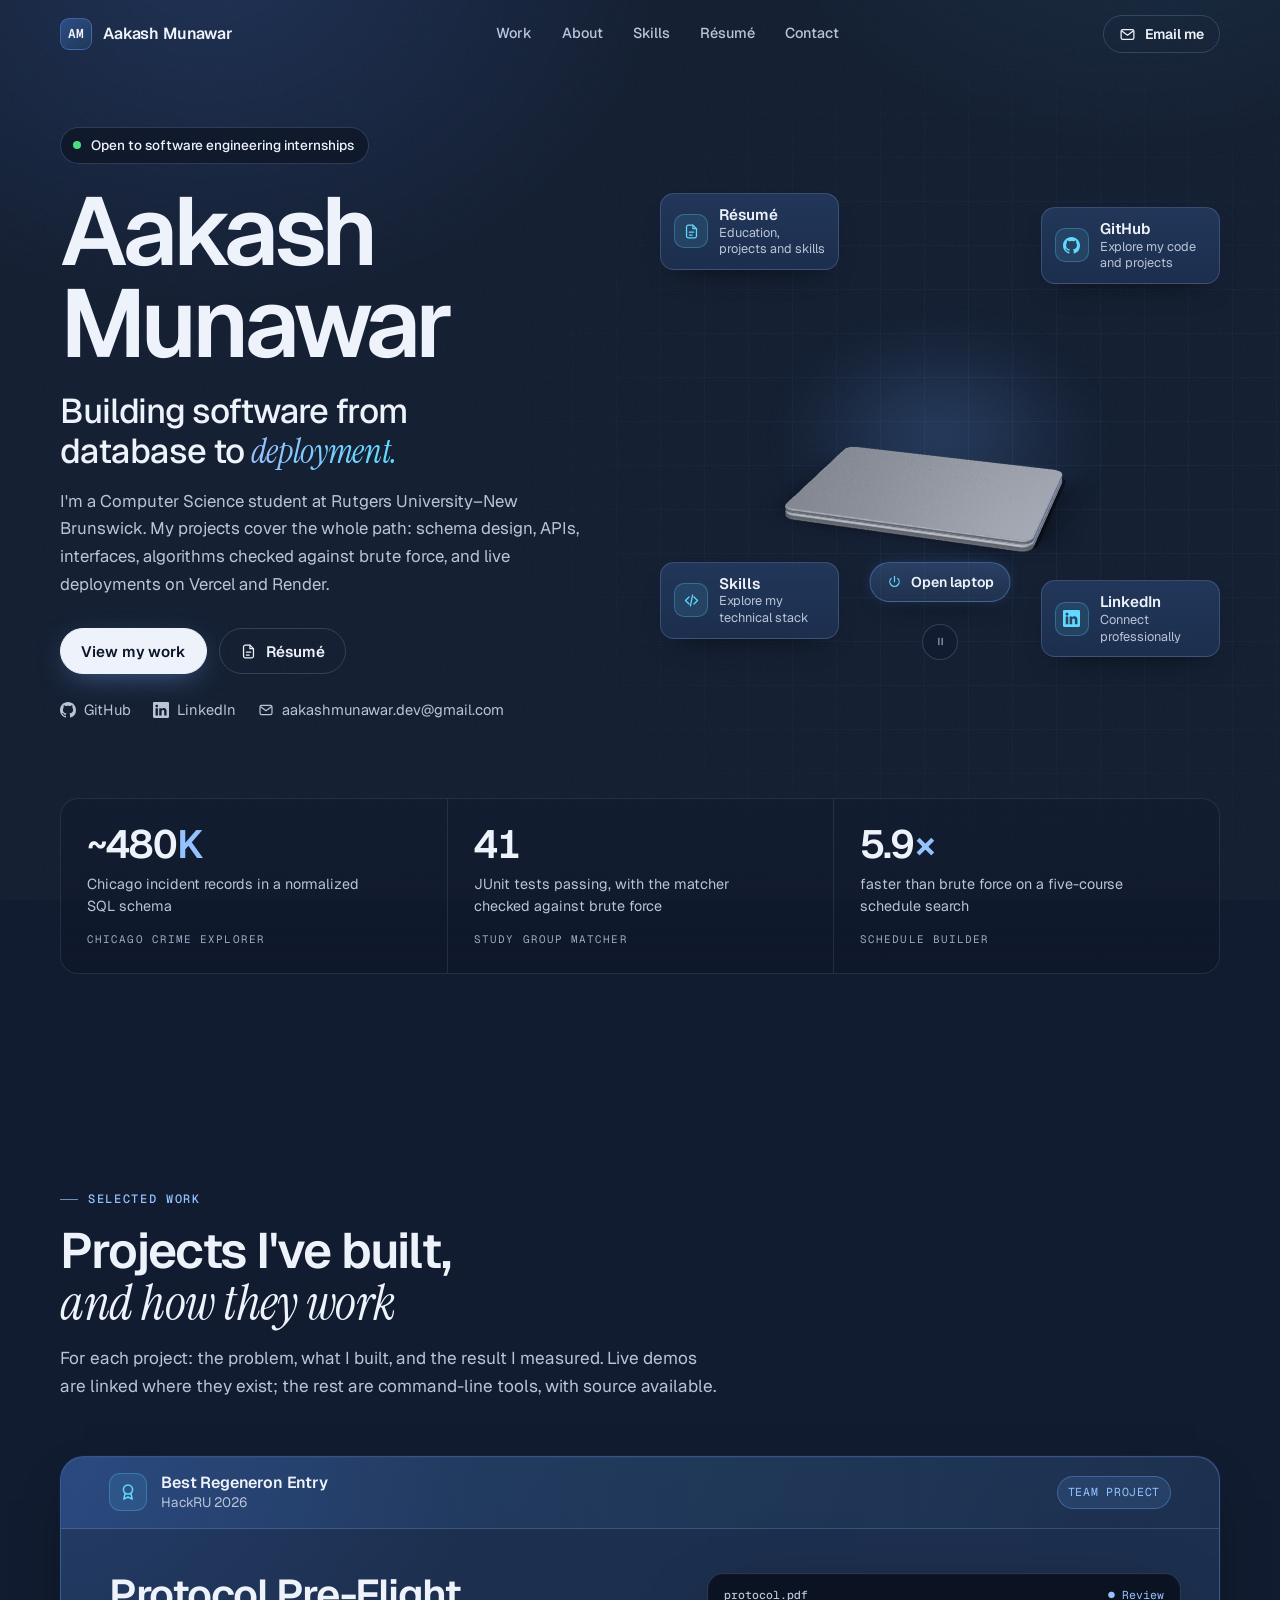
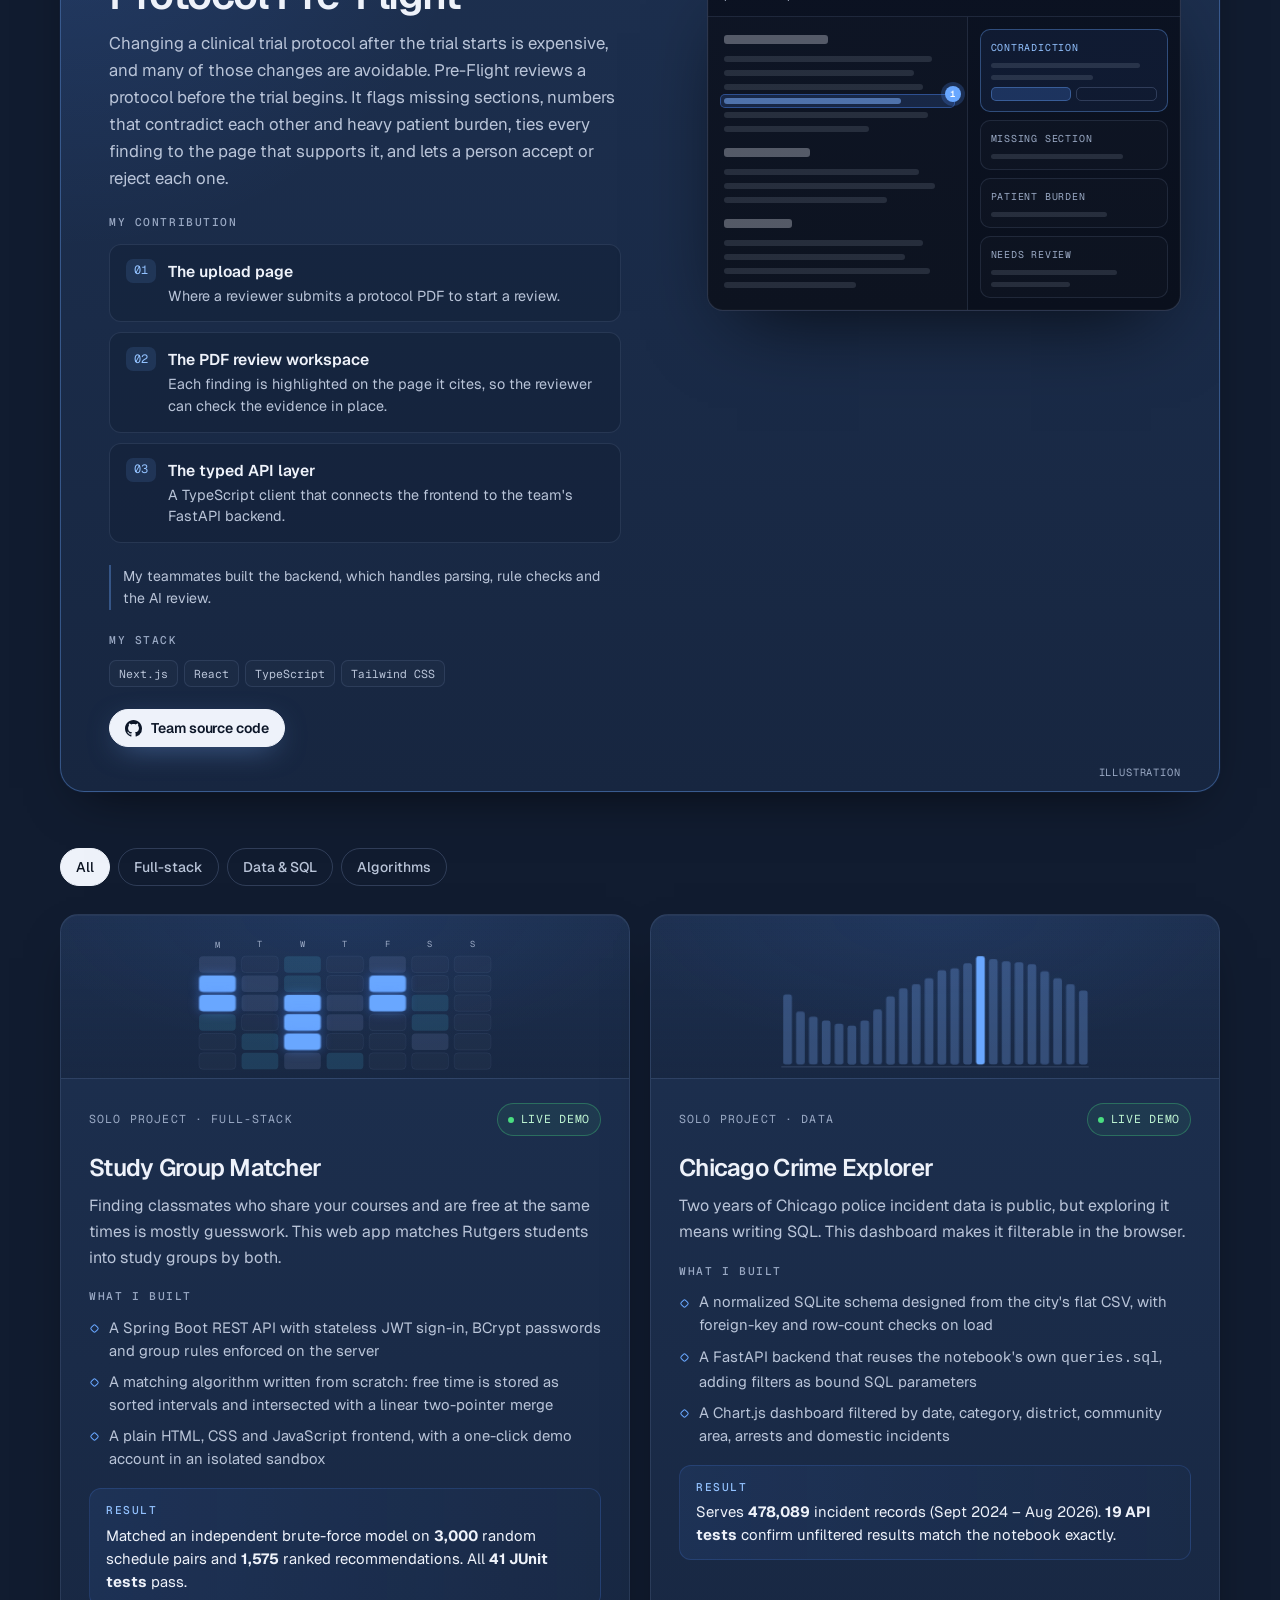
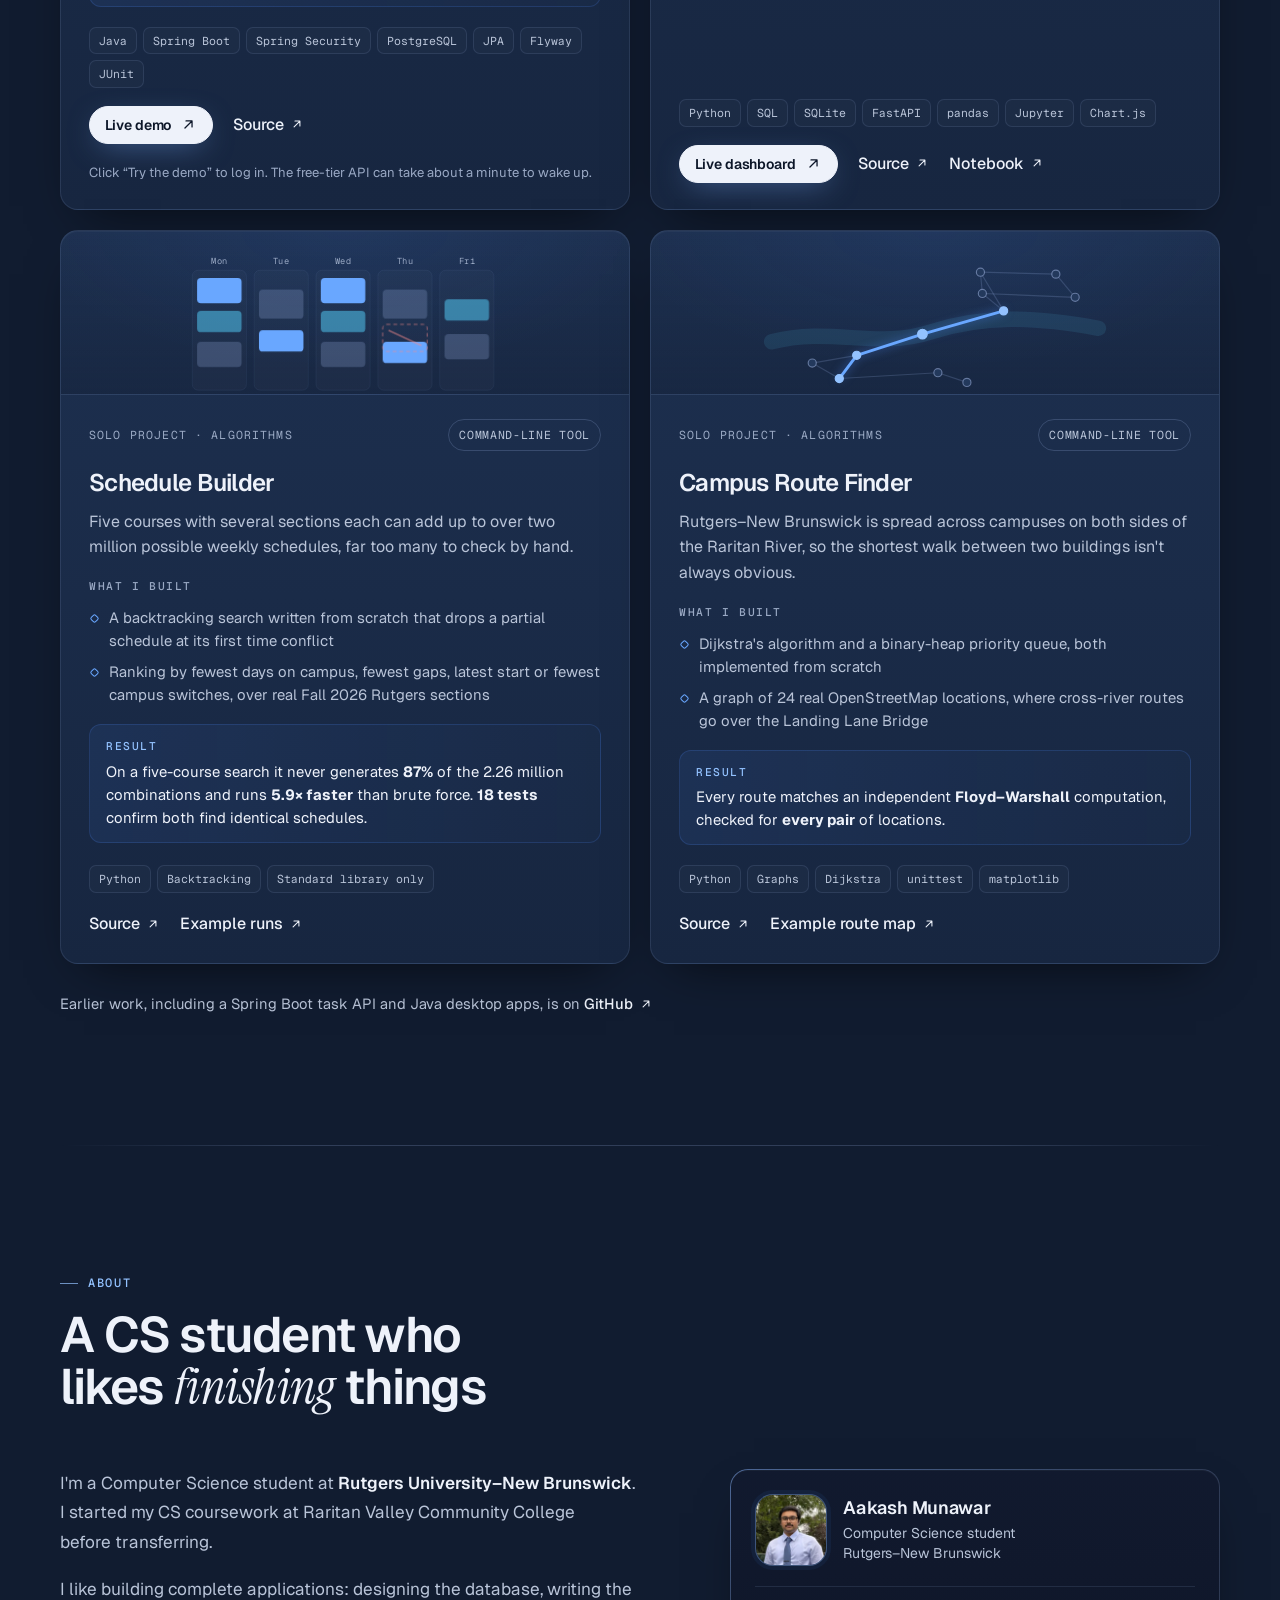
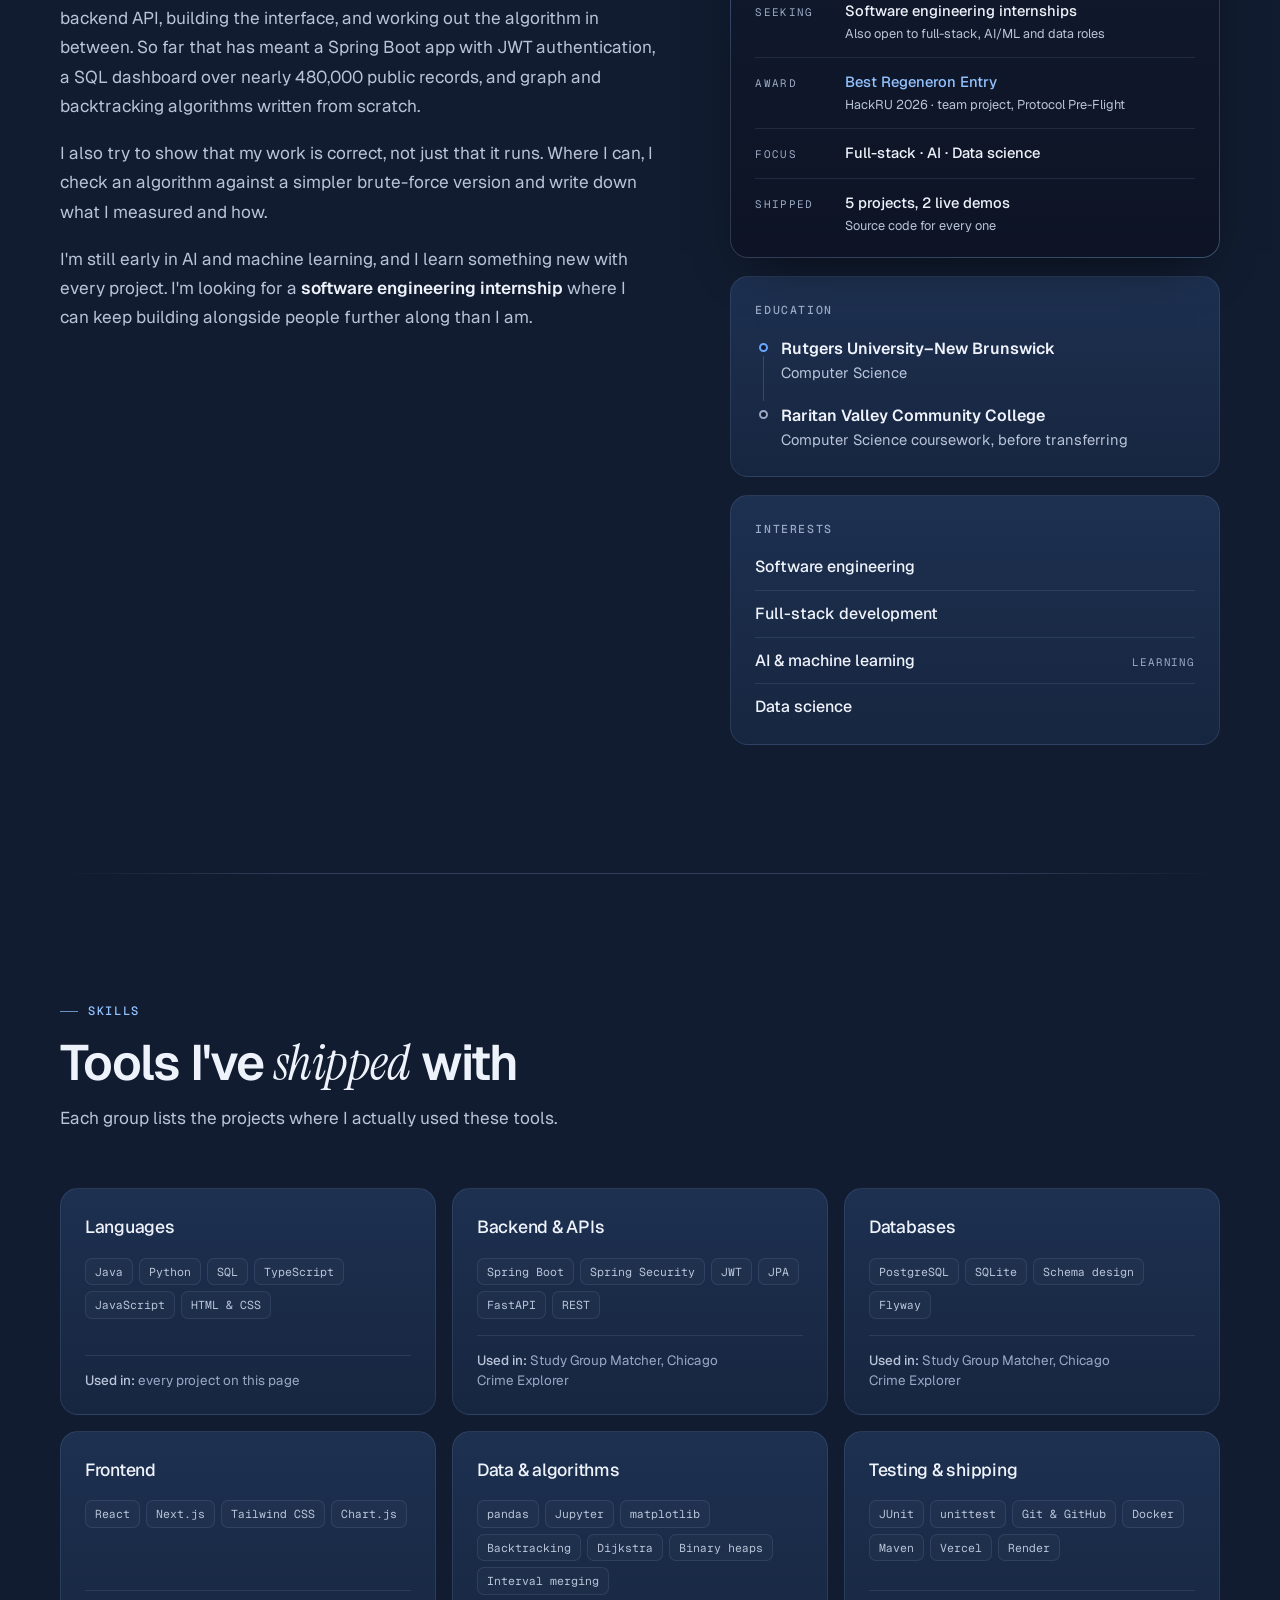
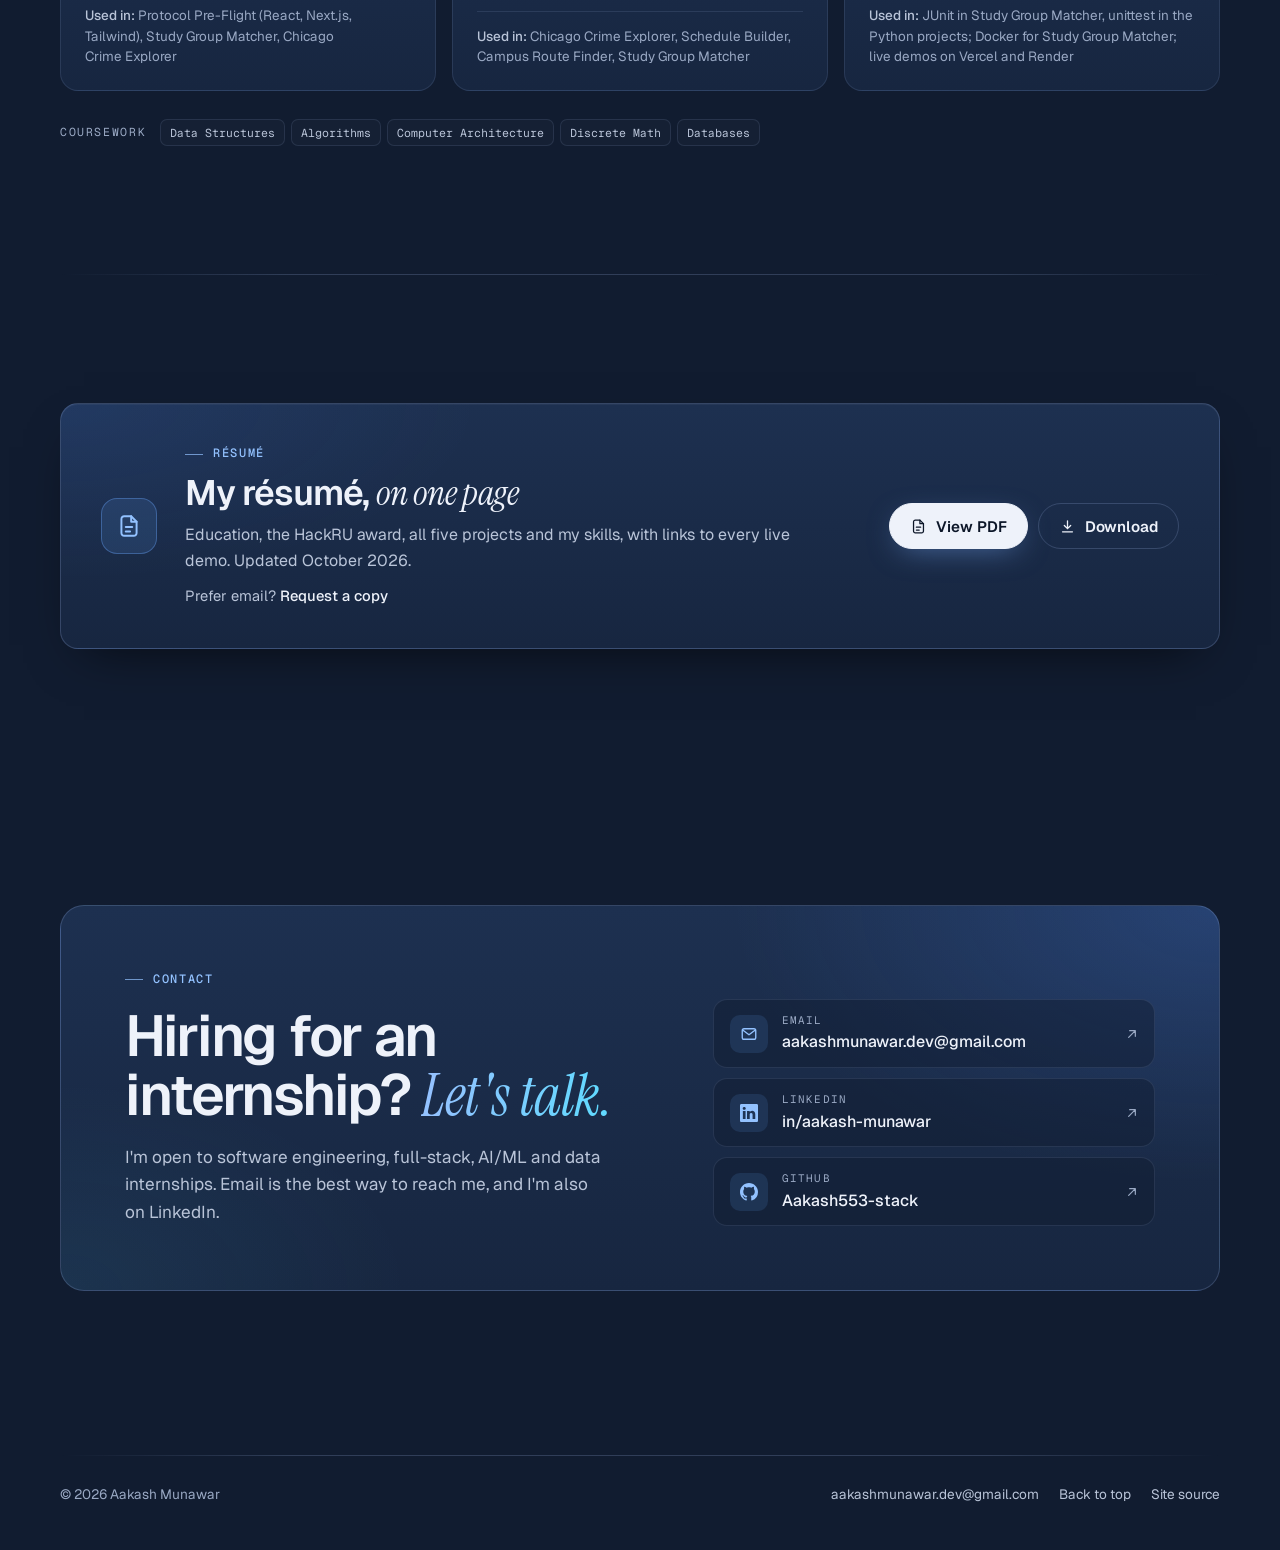
<file: index.html>
<!doctype html>
<html lang="en">
<head>
<meta charset="utf-8">
<meta name="viewport" content="width=device-width, initial-scale=1">
<title>Aakash Munawar · Software Engineering Portfolio</title>
<meta name="description" content="Aakash Munawar is a Computer Science student at Rutgers University–New Brunswick, open to software engineering internships. Full-stack projects in Java, Python, SQL and TypeScript, with live demos and source code.">
<link rel="canonical" href="https://aakashmunawar.com/">
<meta name="theme-color" content="#111c30">
<meta name="color-scheme" content="dark">
<meta property="og:type" content="profile">
<meta property="og:url" content="https://aakashmunawar.com/">
<meta property="og:title" content="Aakash Munawar · Software Engineering Portfolio">
<meta property="og:description" content="Computer Science at Rutgers University–New Brunswick. Open to software engineering internships. HackRU 2026 Best Regeneron Entry (team).">
<meta property="profile:first_name" content="Aakash">
<meta property="profile:last_name" content="Munawar">
<meta name="twitter:card" content="summary">
<link rel="icon" href="data:image/svg+xml,%3Csvg xmlns='http://www.w3.org/2000/svg' viewBox='0 0 64 64'%3E%3Crect width='64' height='64' rx='14' fill='%23070b14'/%3E%3Crect x='1.5' y='1.5' width='61' height='61' rx='12.5' fill='none' stroke='%234f8cff' stroke-opacity='.55' stroke-width='3'/%3E%3Ctext x='32' y='42' font-family='Helvetica,Arial,sans-serif' font-size='26' font-weight='700' text-anchor='middle' fill='%23e8edf7'%3EAM%3C/text%3E%3C/svg%3E">
<link rel="preconnect" href="https://fonts.googleapis.com">
<link rel="preconnect" href="https://fonts.gstatic.com" crossorigin>
<!-- Fonts load without blocking first paint; system fonts show until they arrive. -->
<link rel="preload" as="style" href="https://fonts.googleapis.com/css2?family=Geist:wght@400..700&amp;family=Geist+Mono:wght@400;500&amp;family=Instrument+Serif:ital@1&amp;display=swap" onload="this.onload=null;this.rel='stylesheet'">
<noscript><link rel="stylesheet" href="https://fonts.googleapis.com/css2?family=Geist:wght@400..700&amp;family=Geist+Mono:wght@400;500&amp;family=Instrument+Serif:ital@1&amp;display=swap"></noscript>
<script type="application/ld+json">
{
  "@context": "https://schema.org",
  "@type": "Person",
  "name": "Aakash Munawar",
  "url": "https://aakashmunawar.com/",
  "email": "mailto:aakashmunawar.dev@gmail.com",
  "affiliation": { "@type": "CollegeOrUniversity", "name": "Rutgers University–New Brunswick" },
  "knowsAbout": ["Software engineering", "Full-stack development", "Artificial intelligence", "Data science"],
  "sameAs": [
    "https://github.com/Aakash553-stack",
    "https://www.linkedin.com/in/aakash-munawar-760019268"
  ]
}
</script>
<style>
  /* ---------- Tokens ---------- */
  /* Arial sized to Geist's measured metrics, so text barely moves when the web font arrives. */
  @font-face{font-family:"Geist Fallback";src:local("Arial"),local("Helvetica Neue"),local("Helvetica");size-adjust:102.4%;ascent-override:98.6%;descent-override:28.3%;line-gap-override:0%;}
  :root{
    color-scheme:dark;
    /* Navy, lifted slightly from near-black (every text colour stays at least 4.7:1). */
    --bg:#111c30;
    --bg-raise:#14223a;
    --surface:#172640;
    --surface-2:#1d3050;
    --surface-3:#23395c;
    --line:rgba(160,184,232,.13);
    --line-2:rgba(160,184,232,.22);
    --text:#eef2fa;
    --text-2:#b9c4d8;
    --text-3:#9aa9c4;
    --accent:#69a7ff;
    --accent-2:#93c2ff;
    --accent-3:#62d9ff;
    --accent-soft:rgba(105,167,255,.13);
    --accent-line:rgba(105,167,255,.36);
    --live:#4ade80;
    --sans:"Geist", "Geist Fallback", ui-sans-serif, system-ui, -apple-system, "Segoe UI", Roboto, sans-serif;
    --mono:"Geist Mono", ui-monospace, "SF Mono", Menlo, monospace;
    --serif:"Instrument Serif", ui-serif, Georgia, serif;
    --radius:18px;
    --radius-sm:12px;
    --gutter:clamp(16px, 4vw, 40px);
    --max:1160px;
    --ease:cubic-bezier(.22,.61,.36,1);
    --shadow:0 1px 0 rgba(255,255,255,.04) inset, 0 20px 50px -24px rgba(0,0,0,.7);
  }

  /* ---------- Base ---------- */
  *,*::before,*::after{box-sizing:border-box;}
  html{-webkit-text-size-adjust:100%;text-size-adjust:100%;scroll-behavior:smooth;scroll-padding-top:84px;}
  body{
    margin:0;
    background:var(--bg);
    color:var(--text-2);
    font-family:var(--sans);
    font-size:1rem;
    line-height:1.6;
    font-feature-settings:"ss01","cv11";
    -webkit-font-smoothing:antialiased;
    -moz-osx-font-smoothing:grayscale;
    overflow-x:hidden;
  }
  img,svg{display:block;max-width:100%;}
  a{color:inherit;}
  a,button{touch-action:manipulation;}
  html{-webkit-tap-highlight-color:rgba(79,140,255,.18);}
  h1,h2,h3,h4{margin:0;color:var(--text);font-weight:600;letter-spacing:-.02em;text-wrap:balance;}
  p{margin:0;text-wrap:pretty;}
  ul{margin:0;padding:0;}
  ::selection{background:rgba(79,140,255,.38);color:#fff;}
  :focus-visible{outline:2px solid var(--accent-2);outline-offset:3px;border-radius:6px;}
  .sr-only{position:absolute;width:1px;height:1px;padding:0;margin:-1px;overflow:hidden;clip:rect(0,0,0,0);white-space:nowrap;border:0;}
  .skip{
    position:absolute;left:12px;top:-60px;z-index:100;
    padding:10px 16px;border-radius:10px;
    background:var(--text);color:var(--bg);font-weight:600;text-decoration:none;
    transition:top .2s var(--ease);
  }
  .skip:focus{top:12px;}
  .wrap{width:100%;max-width:calc(var(--max) + var(--gutter) * 2);margin:0 auto;padding-inline:var(--gutter);}
  .i{width:1em;height:1em;flex:none;}
  .i-stroke{fill:none;stroke:currentColor;stroke-width:1.8;stroke-linecap:round;stroke-linejoin:round;}

  /* Ambient backdrop: two soft glows and a faint grain. Fixed, behind everything. */
  .backdrop{position:fixed;inset:0;z-index:-1;pointer-events:none;overflow:hidden;}
  .backdrop::before{
    content:"";position:absolute;inset:-20% -10% auto;height:90vh;
    background:
      radial-gradient(42% 60% at 22% 18%, rgba(79,140,255,.16), transparent 70%),
      radial-gradient(34% 46% at 82% 8%, rgba(86,212,255,.08), transparent 70%);
    filter:blur(10px);
  }
  .backdrop::after{
    content:"";position:absolute;inset:0;opacity:.05;mix-blend-mode:overlay;
    background-image:url("data:image/svg+xml,%3Csvg xmlns='http://www.w3.org/2000/svg' width='160' height='160'%3E%3Cfilter id='n'%3E%3CfeTurbulence type='fractalNoise' baseFrequency='.85' numOctaves='2' stitchTiles='stitch'/%3E%3C/filter%3E%3Crect width='100%25' height='100%25' filter='url(%23n)'/%3E%3C/svg%3E");
  }

  /* ---------- Shared pieces ---------- */
  .eyebrow{
    display:inline-flex;align-items:center;gap:10px;
    font-family:var(--mono);font-size:.75rem;font-weight:500;
    letter-spacing:.14em;text-transform:uppercase;color:var(--accent-2);
  }
  .eyebrow::before{content:"";width:18px;height:1px;background:currentColor;opacity:.7;}
  .serif{font-family:var(--serif);font-style:italic;font-weight:400;letter-spacing:-.01em;}
  .grad{
    background:linear-gradient(100deg, var(--accent-2) 10%, var(--accent-3) 90%);
    -webkit-background-clip:text;background-clip:text;color:transparent;
  }

  .btn{
    --b-bg:transparent;--b-fg:var(--text);--b-line:var(--line-2);
    display:inline-flex;align-items:center;justify-content:center;gap:9px;
    min-height:46px;padding:0 20px;border-radius:999px;
    font:600 .95rem/1 var(--sans);letter-spacing:-.005em;text-decoration:none;white-space:nowrap;
    color:var(--b-fg);background:var(--b-bg);border:1px solid var(--b-line);cursor:pointer;
    transition:background-color .2s var(--ease), border-color .2s var(--ease), transform .2s var(--ease), box-shadow .2s var(--ease);
  }
  .btn:hover{--b-line:rgba(170,190,235,.34);background:rgba(255,255,255,.04);}
  .btn:active{transform:translateY(1px);}
  .btn-primary{--b-bg:var(--text);--b-fg:#0c1628;--b-line:var(--text);box-shadow:0 8px 30px -10px rgba(125,176,255,.55);}
  .btn-primary:hover{background:#fff;--b-line:#fff;box-shadow:0 10px 36px -8px rgba(125,176,255,.7);}
  .btn .i{width:17px;height:17px;}
  .btn-sm{min-height:38px;padding:0 15px;font-size:.875rem;}

  .link{
    display:inline-flex;align-items:center;gap:6px;
    color:var(--text);font-weight:500;text-decoration:none;
    background:linear-gradient(currentColor,currentColor) 0 100% / 0 1px no-repeat;
    transition:background-size .25s var(--ease), color .2s var(--ease);
    padding-bottom:1px;
  }
  .link:hover{color:var(--accent-2);background-size:100% 1px;}
  .link .i{width:14px;height:14px;transition:transform .2s var(--ease);}
  .link:hover .i{transform:translate(2px,-2px);}

  .tags{display:flex;flex-wrap:wrap;gap:6px;list-style:none;}
  .tags li{
    font-family:var(--mono);font-size:.72rem;line-height:1;color:var(--text-2);
    padding:7px 9px;border-radius:7px;border:1px solid var(--line);background:rgba(255,255,255,.02);
  }

  section{position:relative;padding-block:clamp(72px, 10vw, 128px);}
  .section-head{display:grid;gap:16px;max-width:720px;margin-bottom:clamp(36px, 5vw, 56px);}
  .section-head h2{font-size:clamp(2rem, 1.35rem + 2.4vw, 3.1rem);line-height:1.05;letter-spacing:-.035em;}
  .section-head p{font-size:1.075rem;color:var(--text-2);max-width:60ch;}
  .divider{height:1px;background:linear-gradient(90deg, transparent, var(--line-2) 20%, var(--line-2) 80%, transparent);}

  /* ---------- Header ---------- */
  .site-header{
    position:sticky;top:0;z-index:50;
    transition:background-color .3s var(--ease), border-color .3s var(--ease), backdrop-filter .3s var(--ease);
    border-bottom:1px solid transparent;
  }
  .site-header.is-scrolled, .site-header.menu-open{
    background:rgba(17,28,48,.8);
    -webkit-backdrop-filter:saturate(140%) blur(14px);backdrop-filter:saturate(140%) blur(14px);
    border-bottom-color:var(--line);
  }
  .nav{display:flex;align-items:center;justify-content:space-between;gap:20px;height:68px;}
  .brand{display:inline-flex;align-items:center;gap:11px;text-decoration:none;color:var(--text);font-weight:600;letter-spacing:-.01em;}
  .brand-mark{
    display:grid;place-items:center;width:32px;height:32px;border-radius:9px;
    font:600 .8rem/1 var(--mono);letter-spacing:.02em;color:var(--text);
    background:linear-gradient(140deg, rgba(79,140,255,.35), rgba(86,212,255,.08));
    border:1px solid var(--accent-line);
  }
  .nav-links{display:flex;align-items:center;gap:4px;list-style:none;}
  .nav-links a{
    display:block;padding:8px 13px;border-radius:999px;
    font-size:.9rem;font-weight:500;color:var(--text-2);text-decoration:none;
    transition:color .2s var(--ease), background-color .2s var(--ease);
  }
  .nav-links a:hover{color:var(--text);background:rgba(255,255,255,.04);}
  .nav-links a[aria-current="true"]{color:var(--text);background:rgba(79,140,255,.1);}
  .nav-cta{display:flex;align-items:center;gap:10px;}
  .nav-toggle{
    display:none;width:44px;height:44px;border-radius:12px;
    border:1px solid var(--line-2);background:transparent;color:var(--text);cursor:pointer;
    align-items:center;justify-content:center;
  }
  .nav-toggle .bars,.nav-toggle .bars::before,.nav-toggle .bars::after{
    display:block;width:18px;height:1.6px;border-radius:2px;background:currentColor;
    transition:transform .25s var(--ease), opacity .2s var(--ease);
  }
  .nav-toggle .bars{position:relative;}
  .nav-toggle .bars::before,.nav-toggle .bars::after{content:"";position:absolute;left:0;}
  .nav-toggle .bars::before{top:-6px;}
  .nav-toggle .bars::after{top:6px;}
  .menu-open .nav-toggle .bars{background:transparent;}
  .menu-open .nav-toggle .bars::before{transform:translateY(6px) rotate(45deg);}
  .menu-open .nav-toggle .bars::after{transform:translateY(-6px) rotate(-45deg);}

  @media (max-width:859px){
    .js .nav-toggle{display:inline-flex;}
    .js .nav-menu{
      position:absolute;left:0;right:0;top:68px;
      padding:10px var(--gutter) 22px;
      background:rgba(17,28,48,.97);
      -webkit-backdrop-filter:blur(14px);backdrop-filter:blur(14px);
      border-bottom:1px solid var(--line);
      display:none;
    }
    .js .menu-open .nav-menu{display:block;}
    .js .nav-links{flex-direction:column;align-items:stretch;gap:2px;}
    .js .nav-links a{padding:13px 12px;border-radius:12px;font-size:1.05rem;}
    .nav-cta .btn-email{display:none;}
    /* Without JavaScript, the links simply wrap under the brand. */
    html:not(.js) .nav{height:auto;flex-wrap:wrap;padding-block:14px;}
    html:not(.js) .nav-links{flex-wrap:wrap;}
  }

  /* ---------- Hero ---------- */
  .hero{padding-block:clamp(24px, 4.5vw, 60px) clamp(56px, 7vw, 88px);}
  .hero-grid{display:grid;gap:clamp(36px, 5vw, 64px);align-items:center;}
  @media (min-width:1180px){.hero-grid{grid-template-columns:minmax(0,1fr) minmax(0,560px);}}
  .status{
    display:inline-flex;align-items:center;gap:10px;
    padding:7px 14px 7px 12px;border-radius:999px;
    font-size:.85rem;font-weight:500;color:var(--text);
    border:1px solid var(--line-2);background:rgba(13,20,36,.7);
  }
  .status-dot{position:relative;width:8px;height:8px;border-radius:50%;background:var(--live);flex:none;}
  .status-dot::after{
    content:"";position:absolute;inset:-4px;border-radius:50%;border:1px solid var(--live);
    opacity:0;animation:ping 2s var(--ease) .9s 2;
  }
  @keyframes ping{0%{transform:scale(.6);opacity:.7;}80%,100%{transform:scale(1.6);opacity:0;}}
  .hero h1{
    margin-top:22px;
    font-size:clamp(3rem, 1.4rem + 6.4vw, 6rem);
    line-height:.95;letter-spacing:-.05em;font-weight:600;
  }
  .hero-headline{
    margin-top:22px;max-width:21ch;
    font-size:clamp(1.5rem, 1.1rem + 1.5vw, 2.15rem);line-height:1.16;letter-spacing:-.03em;
    color:var(--text);font-weight:500;
  }
  .hero-sub{margin-top:16px;max-width:54ch;font-size:1.05rem;line-height:1.65;color:var(--text-2);}
  .hero-actions{display:flex;flex-wrap:wrap;gap:12px;margin-top:30px;}
  .hero-social{display:flex;flex-wrap:wrap;gap:4px 22px;margin-top:20px;font-size:.92rem;}
  .hero-social a{display:inline-flex;align-items:center;gap:8px;color:var(--text-2);text-decoration:none;padding:4px 0;transition:color .2s var(--ease);}
  .hero-social a:hover{color:var(--text);}
  .hero-social .i{width:16px;height:16px;}

  .profile{
    position:relative;border-radius:var(--radius);padding:24px 24px 8px;
    background:linear-gradient(180deg, rgba(17,26,46,.94), rgba(13,20,36,.94));
    border:1px solid var(--line-2);box-shadow:var(--shadow);
  }
  .profile::before{
    content:"";position:absolute;inset:-1px;border-radius:inherit;pointer-events:none;padding:1px;
    background:linear-gradient(160deg, rgba(125,176,255,.4), transparent 34%, transparent 72%, rgba(86,212,255,.16));
    -webkit-mask:linear-gradient(#000 0 0) content-box, linear-gradient(#000 0 0);
    -webkit-mask-composite:xor;mask-composite:exclude;
  }
  @media (max-width:959px){.profile{max-width:560px;}}
  @media (max-width:359px){.status{font-size:.78rem;padding-inline:10px 12px;gap:8px;}}
  .profile-top{display:flex;align-items:center;gap:16px;padding-bottom:20px;border-bottom:1px solid var(--line);}
  .avatar{
    width:72px;height:72px;border-radius:18px;flex:none;object-fit:cover;
    border:1px solid var(--line-2);background:var(--surface-3);
    box-shadow:0 0 0 4px rgba(79,140,255,.07);
  }
  .profile-name{font-size:1.125rem;font-weight:600;color:var(--text);letter-spacing:-.015em;line-height:1.25;}
  .profile-role{font-size:.875rem;color:var(--text-2);line-height:1.45;margin-top:3px;}
  .facts{margin:0;}
  .facts > div{display:grid;grid-template-columns:76px minmax(0,1fr);gap:14px;align-items:baseline;padding:14px 0;}
  .facts > div + div{border-top:1px solid var(--line);}
  .facts dt{font-family:var(--mono);font-size:.68rem;letter-spacing:.12em;text-transform:uppercase;color:var(--text-3);}
  .facts dd{margin:0;font-size:.92rem;font-weight:500;color:var(--text);line-height:1.4;}
  .facts dd small{display:block;color:var(--text-2);font-size:.8rem;font-weight:400;line-height:1.45;margin-top:3px;}
  .facts .fact-award dd{color:var(--accent-2);}

  .proof{
    list-style:none;margin:clamp(48px, 6vw, 72px) 0 0;padding:0;
    display:grid;grid-template-columns:repeat(3, minmax(0,1fr));
    border:1px solid var(--line);border-radius:var(--radius);overflow:hidden;
    background:linear-gradient(180deg, rgba(17,26,46,.55), rgba(13,20,36,.45));
  }
  .proof li{display:flex;flex-direction:column;gap:10px;padding:26px 26px 24px;}
  .proof li + li{border-left:1px solid var(--line);}
  .proof .num{
    font-size:clamp(2rem, 1.5rem + 1.2vw, 2.6rem);font-weight:600;line-height:1;letter-spacing:-.045em;
    color:var(--text);font-variant-numeric:tabular-nums;
  }
  .proof .num span{color:var(--accent-2);margin-left:1px;}
  .proof .label{font-size:.9rem;line-height:1.5;color:var(--text-2);max-width:28ch;}
  .proof .src{
    margin-top:auto;padding-top:4px;
    font-family:var(--mono);font-size:.68rem;letter-spacing:.1em;text-transform:uppercase;color:var(--text-3);
  }
  @media (max-width:559px){
    .proof{grid-template-columns:1fr;}
    .proof li{display:grid;grid-template-columns:92px minmax(0,1fr);grid-template-rows:auto auto;column-gap:16px;row-gap:4px;padding:18px 20px;}
    .proof li + li{border-left:0;border-top:1px solid var(--line);}
    .proof .num{grid-row:1 / span 2;align-self:center;font-size:1.9rem;}
    .proof .src{margin-top:2px;padding-top:0;}
  }

  /* ---------- Award feature ---------- */
  .feature{
    position:relative;border-radius:calc(var(--radius) + 6px);overflow:hidden;
    background:linear-gradient(180deg, var(--surface-2), var(--surface));
    border:1px solid var(--accent-line);box-shadow:var(--shadow), 0 0 0 1px rgba(79,140,255,.05);
    display:grid;
  }
  @media (min-width:960px){.feature{grid-template-columns:minmax(0,1.05fr) minmax(0,.95fr);}}
  .feature::before{
    content:"";position:absolute;inset:0;pointer-events:none;
    background:radial-gradient(60% 70% at 0% 0%, rgba(79,140,255,.14), transparent 60%);
  }
  .feature-banner{
    position:relative;grid-column:1 / -1;
    display:flex;flex-wrap:wrap;align-items:center;justify-content:space-between;gap:12px 20px;
    padding:16px clamp(22px, 4vw, 48px);
    border-bottom:1px solid var(--line-2);
    background:linear-gradient(90deg, rgba(79,140,255,.16), rgba(86,212,255,.05) 55%, transparent);
  }
  .award{display:flex;align-items:center;gap:14px;color:var(--text);}
  .award-icon{display:grid;place-items:center;width:38px;height:38px;border-radius:11px;flex:none;color:var(--accent-3);background:rgba(86,212,255,.1);border:1px solid rgba(86,212,255,.28);}
  .award-icon .i{width:20px;height:20px;}
  .award-text{display:grid;line-height:1.3;}
  .award-text strong{font-size:1rem;font-weight:600;letter-spacing:-.01em;}
  .award-text span{font-size:.85rem;color:var(--text-2);}
  .feature-body{position:relative;padding:clamp(24px, 4vw, 44px) clamp(22px, 4vw, 48px) clamp(26px, 4vw, 44px);display:flex;flex-direction:column;gap:22px;}
  .feature h3{font-size:clamp(1.8rem, 1.3rem + 1.8vw, 2.6rem);letter-spacing:-.035em;line-height:1.05;}
  .feature-lede{font-size:1.05rem;color:var(--text-2);max-width:56ch;margin-top:-8px;}
  .chip{
    display:inline-flex;align-items:center;gap:7px;
    font-family:var(--mono);font-size:.72rem;letter-spacing:.06em;text-transform:uppercase;
    padding:6px 10px;border-radius:999px;border:1px solid var(--line-2);color:var(--text-2);white-space:nowrap;
  }
  .chip-live{color:#bff5d2;border-color:rgba(74,222,128,.32);background:rgba(74,222,128,.07);}
  .chip-live::before{content:"";width:6px;height:6px;border-radius:50%;background:var(--live);}
  .chip-team{color:var(--accent-2);border-color:var(--accent-line);background:var(--accent-soft);}
  .label-sm{font-family:var(--mono);font-size:.7rem;letter-spacing:.14em;text-transform:uppercase;color:var(--text-3);font-weight:500;}
  .contrib .label-sm{margin-bottom:12px;}
  .contrib ol{list-style:none;margin:0;padding:0;display:grid;gap:10px;counter-reset:c;}
  .contrib li{
    counter-increment:c;position:relative;
    display:grid;grid-template-columns:30px 1fr;gap:12px;align-items:start;
    padding:14px 16px;border-radius:var(--radius-sm);border:1px solid var(--line);background:rgba(17,28,48,.35);
  }
  .contrib li::before{
    content:counter(c, decimal-leading-zero);
    font-family:var(--mono);font-size:.75rem;color:var(--accent-2);
    display:grid;place-items:center;width:30px;height:24px;border-radius:7px;background:var(--accent-soft);
  }
  .contrib strong{display:block;color:var(--text);font-weight:600;font-size:.98rem;}
  .contrib span{display:block;color:var(--text-2);font-size:.9rem;line-height:1.5;margin-top:2px;}
  .team-note{font-size:.88rem;color:var(--text-2);border-left:2px solid var(--accent-line);padding-left:12px;}
  .stack-row{display:grid;gap:10px;}
  .feature-links{display:flex;flex-wrap:wrap;gap:10px;}

  /* Illustration of the review workspace (decorative) */
  .feature-art{position:relative;padding:clamp(24px, 4vw, 44px) clamp(20px, 3vw, 40px);display:flex;align-items:flex-start;}
  .workspace{
    width:100%;border-radius:16px;border:1px solid var(--line-2);
    background:linear-gradient(180deg, #0b1222, #0a101d);
    box-shadow:0 30px 80px -30px rgba(0,0,0,.8), 0 0 0 1px rgba(255,255,255,.02) inset;
    overflow:hidden;
  }
  .ws-bar{display:flex;align-items:center;justify-content:space-between;gap:10px;padding:12px 16px;border-bottom:1px solid var(--line);font-family:var(--mono);font-size:.72rem;color:var(--text-3);}
  .ws-bar b{color:var(--text-2);font-weight:500;}
  .ws-score{display:inline-flex;align-items:center;gap:6px;color:var(--accent-2);}
  .ws-body{display:grid;grid-template-columns:1.1fr .9fr;}
  .ws-page{padding:18px 16px 22px;border-right:1px solid var(--line);display:grid;gap:8px;align-content:start;background:rgba(255,255,255,.012);}
  .ws-line{height:6px;border-radius:3px;background:rgba(170,180,200,.16);}
  .ws-line.h{height:9px;width:46%;background:rgba(232,237,247,.32);margin-bottom:4px;}
  .ws-hl{position:relative;border-radius:4px;padding:3px;margin:-3px;background:rgba(79,140,255,.16);box-shadow:0 0 0 1px rgba(79,140,255,.5);}
  .ws-hl .ws-line{background:rgba(125,176,255,.55);}
  .ws-pin{position:absolute;right:-7px;top:-9px;width:16px;height:16px;border-radius:50%;background:var(--accent);box-shadow:0 0 0 4px rgba(79,140,255,.22);font:600 9px/16px var(--mono);color:#fff;text-align:center;}
  .ws-list{padding:12px;display:grid;gap:8px;align-content:start;}
  .ws-item{padding:10px;border-radius:10px;border:1px solid var(--line);background:rgba(255,255,255,.015);display:grid;gap:7px;}
  .ws-item.on{border-color:var(--accent-line);background:rgba(79,140,255,.08);}
  .ws-item i{font-style:normal;font-family:var(--mono);font-size:.62rem;letter-spacing:.08em;text-transform:uppercase;color:var(--text-3);}
  .ws-item.on i{color:var(--accent-2);}
  .ws-item .ws-line{height:5px;}
  .ws-actions{display:flex;gap:5px;}
  .ws-actions span{height:14px;flex:1;border-radius:5px;border:1px solid var(--line-2);}
  .ws-actions span:first-child{background:rgba(79,140,255,.22);border-color:var(--accent-line);}
  .ws-caption{position:absolute;right:clamp(20px, 3vw, 40px);bottom:10px;font-family:var(--mono);font-size:.65rem;letter-spacing:.08em;color:var(--text-3);text-transform:uppercase;}

  /* ---------- Projects ---------- */
  .filters{display:none;flex-wrap:wrap;gap:8px;margin:-16px 0 28px;}
  .js .filters{display:flex;}
  .filter{
    min-height:38px;padding:0 15px;border-radius:999px;cursor:pointer;
    font:500 .875rem/1 var(--sans);color:var(--text-2);
    background:transparent;border:1px solid var(--line-2);
    transition:color .2s var(--ease), background-color .2s var(--ease), border-color .2s var(--ease);
  }
  .filter:hover{color:var(--text);border-color:rgba(170,190,235,.34);}
  .filter[aria-pressed="true"]{color:#08101f;background:var(--text);border-color:var(--text);}
  .grid{display:grid;gap:18px;}
  @media (min-width:860px){.grid{grid-template-columns:repeat(2, minmax(0,1fr));gap:20px;}}
  .card{
    --mx:50%;--my:0%;
    position:relative;display:flex;flex-direction:column;
    border-radius:var(--radius);border:1px solid var(--line);
    background:linear-gradient(180deg, var(--surface-2), var(--surface));
    box-shadow:var(--shadow);overflow:hidden;isolation:isolate;
    transition:border-color .3s var(--ease), box-shadow .35s var(--ease);
  }
  .card::before{
    content:"";position:absolute;inset:0;z-index:-1;opacity:0;pointer-events:none;
    background:radial-gradient(420px circle at var(--mx) var(--my), rgba(79,140,255,.13), transparent 60%);
    transition:opacity .35s var(--ease);
  }
  .card:hover,.card:focus-within{border-color:var(--line-2);box-shadow:0 1px 0 rgba(255,255,255,.05) inset, 0 30px 60px -28px rgba(0,0,0,.85), 0 0 0 1px rgba(79,140,255,.08);}
  .card:hover::before,.card:focus-within::before{opacity:1;}
  .card[hidden]{display:none;}
  .card-art{
    position:relative;height:164px;padding:18px 20px 0;border-bottom:1px solid var(--line);
    background:
      radial-gradient(80% 120% at 50% 0%, rgba(79,140,255,.08), transparent 70%),
      linear-gradient(180deg, rgba(17,28,48,.0), rgba(17,28,48,.35));
    display:flex;align-items:center;justify-content:center;overflow:hidden;
  }
  .card-art svg{width:100%;height:100%;max-width:400px;}
  .card-body{display:flex;flex-direction:column;gap:18px;padding:24px clamp(20px, 3vw, 28px) 26px;flex:1;}
  .card-meta{display:flex;flex-wrap:wrap;align-items:center;justify-content:space-between;gap:8px;}
  .card-kind{font-family:var(--mono);font-size:.72rem;letter-spacing:.1em;text-transform:uppercase;color:var(--text-3);}
  .card h3{font-size:1.5rem;letter-spacing:-.03em;line-height:1.15;margin-bottom:-6px;}
  .card-lede{color:var(--text-2);font-size:1rem;line-height:1.6;}
  .built{display:grid;gap:10px;}
  .points{list-style:none;display:grid;gap:8px;}
  .points li{position:relative;padding-left:20px;font-size:.93rem;line-height:1.55;color:var(--text-2);}
  .points li::before{content:"";position:absolute;left:2px;top:.62em;width:7px;height:7px;border-radius:2px;border:1.5px solid var(--accent);transform:rotate(45deg);}
  .points strong{color:var(--text);font-weight:600;}
  .result{
    display:block;padding:13px 16px;border-radius:12px;
    background:linear-gradient(90deg, rgba(79,140,255,.09), rgba(79,140,255,.02));
    border:1px solid rgba(79,140,255,.18);
    font-size:.93rem;line-height:1.55;color:var(--text);
  }
  .result .label-sm{display:block;margin-bottom:4px;color:var(--accent-2);}
  .card-foot{margin-top:auto;display:grid;gap:18px;padding-top:2px;}
  .card-links{display:flex;flex-wrap:wrap;align-items:center;gap:10px 20px;}
  .note{font-size:.82rem;color:var(--text-3);}
  .filter-status{margin-top:18px;font-size:.85rem;color:var(--text-3);}
  .more{margin-top:28px;font-size:.92rem;color:var(--text-2);}

  /* Illustration styling */
  .art text{font-family:var(--mono);font-size:9px;fill:var(--text-3);letter-spacing:.06em;}
  .art-grid .c0{fill:rgba(255,255,255,.025);stroke:rgba(150,172,222,.08);}
  .art-grid .c1{fill:rgba(150,172,222,.14);}
  .art-grid .c2{fill:rgba(86,212,255,.13);}
  .art-grid .c3{fill:var(--accent);filter:drop-shadow(0 0 6px rgba(79,140,255,.45));transition:fill .3s var(--ease);}
  .card:hover .art-grid .c3{fill:var(--accent-2);}
  .card.play .art-grid .c3{animation:match .5s var(--ease) both;animation-delay:calc(.25s + var(--i) * 90ms);}
  @keyframes match{from{fill:rgba(150,172,222,.14);filter:none;}}
  .art-bars .axis{stroke:var(--line-2);stroke-width:1;}
  .art-bars .bar{fill:rgba(125,176,255,.28);transform-box:fill-box;transform-origin:bottom;transition:transform .5s var(--ease), fill .3s var(--ease);transition-delay:calc(var(--i) * 12ms);}
  .art-bars .bar.peak{fill:var(--accent);}
  .card:hover .art-bars .bar{fill:rgba(125,176,255,.42);}
  .card:hover .art-bars .bar.peak{fill:var(--accent-2);}
  .card.play .art-bars .bar{animation:grow .7s var(--ease) both;animation-delay:calc(var(--i) * 22ms);}
  @keyframes grow{from{transform:scaleY(0);}}
  .art-sched .lane{fill:rgba(255,255,255,.02);stroke:rgba(150,172,222,.08);}
  .art-sched .blk.a{fill:var(--accent);}
  .art-sched .blk.b{fill:rgba(86,212,255,.5);}
  .art-sched .blk.c{fill:rgba(150,172,222,.26);}
  .art-sched .pruned rect{fill:none;stroke:rgba(248,140,140,.6);stroke-dasharray:4 3;}
  .art-sched .pruned line{stroke:rgba(248,140,140,.6);stroke-width:1.4;}
  .art-sched .pruned{transition:opacity .3s var(--ease);}
  .card.play .art-sched .blk{animation:drop .45s var(--ease) both;animation-delay:calc(var(--i) * 55ms);}
  .card.play .art-sched .pruned{animation:fade .4s var(--ease) .8s both;}
  .card.play .art-sched .pruned line{animation:strike .35s var(--ease) 1.1s both;}
  .art-sched .pruned line{stroke-dasharray:100;}
  @keyframes drop{from{opacity:0;transform:translateY(-8px);}}
  @keyframes fade{from{opacity:0;}}
  @keyframes strike{from{stroke-dashoffset:100;}}
  .art-route .river{fill:none;stroke:rgba(86,212,255,.1);stroke-width:16;stroke-linecap:round;}
  .art-route .edge{stroke:rgba(150,172,222,.22);stroke-width:1.2;}
  .art-route .route{fill:none;stroke:var(--accent);stroke-width:3;stroke-linecap:round;stroke-linejoin:round;stroke-dasharray:100;stroke-dashoffset:0;filter:drop-shadow(0 0 5px rgba(79,140,255,.6));}
  .card.play .art-route .route{animation:draw 1.2s var(--ease) .15s both;}
  .card.play .art-route .node.on{animation:lit .4s var(--ease) both;animation-delay:calc(.2s + var(--i) * .28s);}
  @keyframes lit{from{fill:var(--surface-3);stroke:rgba(170,190,235,.5);}}
  @keyframes draw{from{stroke-dashoffset:100;}to{stroke-dashoffset:0;}}
  .art-route .node{fill:var(--surface-3);stroke:rgba(170,190,235,.5);stroke-width:1.2;}
  .art-route .node.on{fill:var(--accent-2);stroke:var(--accent-2);}

  /* ---------- Hero laptop hub ----------
     Geometry lives in a 600×500 box (the .hub aspect ratio), so the SVG lines,
     the laptop and the four cards line up at every width. Under 600px the
     cards become a plain 2×2 grid of buttons and the lines are hidden. */
  .hero{position:relative;}
  .hero::before{   /* faint technical grid, fading out from the hub side */
    content:"";position:absolute;inset:0;z-index:-1;pointer-events:none;
    background-image:linear-gradient(rgba(147,194,255,.06) 1px, transparent 1px), linear-gradient(90deg, rgba(147,194,255,.06) 1px, transparent 1px);
    background-size:44px 44px;
    -webkit-mask:radial-gradient(60% 70% at 78% 40%, #000, transparent 75%);mask:radial-gradient(60% 70% at 78% 40%, #000, transparent 75%);
  }
  .hub{position:relative;width:100%;max-width:600px;margin-inline:auto;aspect-ratio:600 / 500;}
  .hub::before{   /* soft blue light behind the laptop */
    content:"";position:absolute;left:10%;right:10%;top:18%;bottom:14%;z-index:-1;pointer-events:none;
    background:radial-gradient(50% 50% at 50% 50%, rgba(105,167,255,.22), transparent 70%);filter:blur(18px);
  }
  .hub-lines{position:absolute;inset:0;width:100%;height:100%;overflow:visible;pointer-events:none;filter:drop-shadow(0 0 3px rgba(105,167,255,.55));}
  .ln-dot{fill:var(--accent-3);}
  .ln{fill:none;stroke:rgba(147,194,255,.72);stroke-width:1.6;stroke-dasharray:4 5;stroke-linecap:round;vector-effect:non-scaling-stroke;transition:stroke .25s var(--ease);}
  .ln-glow{fill:none;stroke:var(--accent-3);stroke-width:2;stroke-linecap:round;vector-effect:non-scaling-stroke;stroke-dasharray:14 400;stroke-dashoffset:14;opacity:0;}

  .laptop{position:absolute;left:19%;width:62%;top:21.5%;container-type:inline-size;transition:transform .5s var(--ease);}
  .lid{
    position:relative;aspect-ratio:16 / 10;border-radius:14px 14px 5px 5px;padding:2.6% 2.6% 3.4%;
    background:linear-gradient(160deg, #3a4e74, #233554 45%, #1a2944);
    box-shadow:0 0 0 1px rgba(170,195,240,.22) inset, 0 30px 60px -28px rgba(0,0,0,.75), 0 0 46px -6px rgba(105,167,255,.32);
  }
  .screen{position:relative;height:100%;border-radius:7px;overflow:hidden;background:#0d1626;box-shadow:0 0 0 1px rgba(0,0,0,.5) inset;}
  .glare{position:absolute;inset:0;pointer-events:none;background:linear-gradient(118deg, rgba(255,255,255,.07), transparent 38%, transparent 70%, rgba(147,194,255,.04));}
  .deck{
    position:relative;display:block;height:auto;aspect-ratio:16 / 1.15;margin:0 -6%;
    background:linear-gradient(180deg, #4a5f86, #2c3f61 40%, #1d2c48);
    clip-path:polygon(4.5% 0, 95.5% 0, 100% 78%, 99% 100%, 1% 100%, 0 78%);
    box-shadow:0 18px 30px -18px rgba(0,0,0,.8);
  }
  .deck .keys{position:absolute;left:12%;right:12%;top:12%;height:44%;opacity:.55;
    background-image:repeating-linear-gradient(90deg, rgba(10,18,34,.9) 0 6.2%, transparent 6.2% 6.9%), repeating-linear-gradient(0deg, rgba(10,18,34,.9) 0 26%, transparent 26% 33%);}
  .deck .pad{position:absolute;left:40%;right:40%;top:62%;height:24%;border-radius:2px;background:rgba(10,18,34,.45);}

  /* The workspace on the screen. Sizes follow the laptop's width (cqi). */
  .ide{display:grid;grid-template-columns:31% minmax(0,1fr);grid-template-rows:auto minmax(0,1fr) auto;height:100%;font-family:var(--mono);font-size:clamp(9.5px, 2.85cqi, 12.5px);line-height:1.5;color:#c7d3ea;}
  .ide-bar{grid-column:1 / -1;display:flex;align-items:center;gap:8px;padding:.45em .8em;font-size:.86em;color:#8ea0c2;background:#111d33;border-bottom:1px solid rgba(160,184,232,.12);}
  .ide-dots{display:inline-flex;gap:4px;}
  .ide-dots i{width:.62em;height:.62em;border-radius:50%;background:#3a4a69;}
  .ide-dots i:first-child{background:#ff7a7a;}.ide-dots i:nth-child(2){background:#ffd166;}.ide-dots i:nth-child(3){background:#5fd38d;}
  .ide-side{display:flex;flex-direction:column;gap:2px;padding:.5em .4em;background:#0f1a2e;border-right:1px solid rgba(160,184,232,.12);}
  .ide-head{font-size:.82em;color:#8ea0c2;padding:.1em .45em .35em;}
  .ide-file{
    display:flex;align-items:center;gap:.5em;padding:.38em .5em;border-radius:6px;
    color:#dbe6fb;text-decoration:none;white-space:nowrap;overflow:hidden;text-overflow:ellipsis;
    transition:background-color .2s var(--ease), color .2s var(--ease), transform .12s var(--ease);
  }
  .ide-file .i{width:1.1em;height:1.1em;flex:none;color:var(--accent-2);}
  .ide-file:hover,.ide-file:focus-visible{background:rgba(105,167,255,.18);color:#fff;}
  .ide-file:active{transform:scale(.97);background:rgba(105,167,255,.3);}
  .ide-file:focus-visible{outline:2px solid var(--accent-2);outline-offset:-2px;}
  .ide-main{min-width:0;padding:.5em .8em;overflow:hidden;}
  .ide-tab{display:inline-block;padding:.1em .7em;margin-bottom:.4em;border-radius:5px 5px 0 0;background:#16243d;color:#dbe6fb;font-size:.9em;box-shadow:inset 0 2px 0 var(--accent);}
  .ide-code{margin:0;font:inherit;font-size:clamp(7px, 2.3cqi, 11px);white-space:pre;color:#c7d3ea;}
  .ide-code .ln-n{display:inline-block;width:1.4em;color:#5d6f92;user-select:none;}
  .ide-code .k{color:#c4a7ff;font-weight:500;}
  .ide-code .str{font-style:normal;color:#8fe3b0;}
  .ide-code .cm{font-style:normal;color:#7487aa;}
  .caret{display:inline-block;width:.55em;height:1.05em;margin-left:2px;vertical-align:-.2em;background:var(--accent-2);}
  .ide-status{grid-column:1 / -1;display:flex;justify-content:space-between;padding:.25em .8em;font-size:.8em;color:#e9f1ff;background:#2b5aa8;}

  /* The four shortcut cards around the laptop. */
  .hub-cards{list-style:none;margin:0;padding:0;}
  .hc{position:absolute;width:32%;}
  .hc-tl{left:0;top:0;}
  .hc-tr{right:0;top:3%;}
  .hc-bl{left:0;top:79%;}
  .hc-br{right:0;top:83%;}
  .hub-card{
    display:flex;align-items:center;gap:11px;padding:11px 13px;border-radius:14px;
    text-decoration:none;color:var(--text);
    background:linear-gradient(180deg, rgba(35,57,92,.92), rgba(29,48,80,.92));
    border:1px solid var(--line-2);
    box-shadow:0 14px 30px -18px rgba(0,0,0,.7);
    -webkit-backdrop-filter:blur(6px);backdrop-filter:blur(6px);
    transition:transform .25s var(--ease), border-color .25s var(--ease), box-shadow .25s var(--ease);
  }
  .hub-card:hover,.hub-card:focus-visible{transform:translateY(-3px);border-color:var(--accent-line);box-shadow:0 18px 34px -18px rgba(0,0,0,.75), 0 0 0 1px rgba(105,167,255,.2), 0 0 22px -6px rgba(105,167,255,.45);}
  .hub-card:active{transform:translateY(-1px) scale(.98);}
  .hc-ico{display:grid;place-items:center;width:34px;height:34px;border-radius:10px;flex:none;color:var(--accent-3);background:rgba(98,217,255,.1);border:1px solid rgba(98,217,255,.28);}
  .hc-ico .i{width:17px;height:17px;}
  .hc-txt{display:grid;min-width:0;line-height:1.3;}
  .hc-txt strong{font-size:.95rem;font-weight:600;}
  .hc-txt small{font-size:.8rem;color:var(--text-2);}
  /* Hovering a card lights up its line to the laptop. */
  .hub:has(.hc-tl a:is(:hover, :focus-visible)) .ln.ln-tl,
  .hub:has(.hc-tr a:is(:hover, :focus-visible)) .ln.ln-tr,
  .hub:has(.hc-bl a:is(:hover, :focus-visible)) .ln.ln-bl,
  .hub:has(.hc-br a:is(:hover, :focus-visible)) .ln.ln-br{stroke:var(--accent-3);}

  .hub-pause{
    position:absolute;left:50%;bottom:-6px;transform:translateX(-50%);
    display:none;align-items:center;gap:6px;min-height:32px;padding:0 12px;border-radius:999px;cursor:pointer;
    font:500 .78rem/1 var(--sans);color:var(--text-2);background:rgba(17,28,48,.7);border:1px solid var(--line-2);
  }
  .js .hub-pause{display:inline-flex;}
  .hub-pause:hover{color:var(--text);border-color:var(--accent-line);}
  .hub-pause .i{width:13px;height:13px;}

  /* Small screens: laptop full width, cards as a 2×2 grid of buttons, no lines. */
  @media (max-width:599px){
    .hub{aspect-ratio:auto;display:grid;gap:14px;}
    .hub-lines{display:none;}
    .laptop{position:relative;left:auto;top:auto;width:88%;margin:6px auto 4px;}
    .hub-cards{display:grid;grid-template-columns:repeat(2, minmax(0,1fr));gap:10px;}
    .hc{position:static;width:auto;}
    .hub-card{height:100%;padding:12px;align-items:flex-start;flex-direction:column;gap:8px;}
    .hub-pause{position:static;transform:none;justify-self:center;}
  }

  /* ----- 3D laptop (has-3d is set by script when WebGL2 is available) ----- */
  .hub.has-3d .laptop{display:none;}
  .stage3d{position:absolute;inset:0;z-index:1;}
  .stage3d[hidden]{display:none;}
  .stage-gl,.stage-css{position:absolute;inset:0;width:100%;height:100%;}
  .stage-css{pointer-events:none;overflow:hidden;}
  .stage-css .s3{position:absolute;left:0;top:0;transform-origin:0 0;pointer-events:auto;}
  .hub.is-ready:not(.is-open) .stage3d{cursor:pointer;}
  .hub.has-3d:not(.is-ready) .stage3d::after{   /* placeholder glow while the 3D code loads */
    content:"";position:absolute;left:24%;right:24%;top:38%;height:28%;border-radius:50%;
    background:radial-gradient(closest-side, rgba(105,167,255,.18), transparent);
  }
  .hub.has-3d .hub-cards{position:absolute;inset:0;z-index:2;pointer-events:none;}
  .hub.has-3d .hc{pointer-events:auto;}
  .hub.has-3d .hub-lines{z-index:2;opacity:0;transition:opacity .4s var(--ease);}
  .hub.has-3d.is-on .hub-lines{opacity:1;}

  .lid-toggle{
    position:absolute;z-index:3;left:50%;top:79%;transform:translateX(-50%);
    display:inline-flex;align-items:center;gap:8px;min-height:40px;padding:0 16px;border-radius:999px;cursor:pointer;white-space:nowrap;
    font:600 .88rem/1 var(--sans);color:var(--text);
    background:linear-gradient(180deg, rgba(105,167,255,.24), rgba(105,167,255,.12));border:1px solid var(--accent-line);
    box-shadow:0 10px 24px -14px rgba(0,0,0,.8), 0 0 18px -8px rgba(105,167,255,.6);
    transition:background-color .2s var(--ease), box-shadow .2s var(--ease), transform .12s var(--ease);
  }
  .lid-toggle[hidden]{display:none;}
  .hub :is(button, a){touch-action:manipulation;}
  .hub-debug{margin:10px auto 0;max-width:600px;font:500 .72rem/1.4 var(--mono);color:var(--text-3);overflow-wrap:anywhere;}
  .lid-toggle .i{width:16px;height:16px;color:var(--accent-3);}
  .lid-toggle:hover:not(:disabled){box-shadow:0 10px 24px -14px rgba(0,0,0,.8), 0 0 24px -6px rgba(105,167,255,.8);}
  .lid-toggle:active:not(:disabled){transform:translateX(-50%) scale(.97);}
  .lid-toggle:disabled{cursor:progress;color:var(--text-2);}
  .hub.has-3d .hub-pause{z-index:3;bottom:0;width:36px;height:36px;padding:0;justify-content:center;}
  .hub.has-3d .hub-pause-label{position:absolute;width:1px;height:1px;overflow:hidden;clip:rect(0 0 0 0);white-space:nowrap;}

  /* The display: 960×600 CSS px, mapped onto the 3D panel by assets/laptop3d.js. */
  .s3{
    width:960px;height:600px;display:grid;grid-template-rows:auto auto 1fr auto;overflow:hidden;
    font-family:var(--sans);color:#dbe6fb;
    background:radial-gradient(120% 90% at 20% 0%, #1a3157 0%, #0e1a2f 55%, #0a1324 100%);
    opacity:0;visibility:hidden;transition:opacity .45s var(--ease), visibility 0s linear .45s;
    backface-visibility:hidden;
  }
  .hub.is-on .s3{opacity:1;visibility:visible;transition:opacity .45s var(--ease), visibility 0s;}
  .s3-bar{display:flex;align-items:center;gap:18px;padding:14px 24px;font:500 22px/1 var(--mono);color:#8ea0c2;background:rgba(8,15,28,.7);border-bottom:1px solid rgba(160,184,232,.12);}
  .s3-bar span:last-child{margin-left:auto;}
  .s3-dots{display:inline-flex;gap:9px;}
  .s3-dots i{width:14px;height:14px;border-radius:50%;background:#ff7a7a;}
  .s3-dots i:nth-child(2){background:#ffd166;}.s3-dots i:nth-child(3){background:#5fd38d;}
  .s3-prompt{margin:0;padding:22px 34px 6px;font:500 26px/1.2 var(--mono);color:#c7d3ea;}
  .s3-path{color:#8fe3b0;}
  .s3-caret{display:inline-block;width:13px;height:28px;margin-left:8px;vertical-align:-5px;background:var(--accent-2);}
  .s3-grid{display:grid;grid-template-columns:1fr 1fr;gap:18px;padding:16px 34px 22px;}
  .s3-tile{
    display:grid;grid-template-columns:auto 1fr;grid-template-rows:auto auto;column-gap:20px;align-content:center;text-align:left;
    padding:18px 24px;border-radius:20px;cursor:pointer;color:inherit;font:inherit;
    background:rgba(255,255,255,.05);border:2px solid rgba(160,184,232,.18);
    transition:background-color .2s var(--ease), border-color .2s var(--ease), transform .12s var(--ease);
  }
  .s3-ico{grid-row:1 / 3;display:grid;place-items:center;width:72px;height:72px;border-radius:18px;color:var(--accent-3);background:rgba(98,217,255,.1);border:2px solid rgba(98,217,255,.3);}
  .s3-ico .i{width:36px;height:36px;}
  .s3-name{align-self:end;font:600 34px/1.15 var(--mono);color:#fff;}
  .s3-sub{align-self:start;font-size:24px;line-height:1.3;color:#b9c4d8;}
  .s3-tile:hover,.s3-tile[aria-expanded="true"]{background:rgba(105,167,255,.2);border-color:var(--accent-2);}
  .s3-tile:active{transform:scale(.98);}
  .s3-tile:focus-visible{outline:6px solid var(--accent-2);outline-offset:3px;}
  .s3-status{display:flex;justify-content:space-between;padding:10px 24px;font:500 20px/1 var(--mono);color:#e9f1ff;background:#2b5aa8;}
  .s3-glass{position:absolute;inset:0;pointer-events:none;background:linear-gradient(115deg, rgba(255,255,255,.08), transparent 32%, transparent 68%, rgba(147,194,255,.05));}

  /* Pop-out panel that grows out of the display. */
  .hub-panel{
    position:absolute;z-index:5;left:1%;right:1%;top:1%;max-height:98%;overflow:auto;transform-origin:0 0;padding-block:0;
    border-radius:18px;border:1px solid var(--accent-line);
    background:linear-gradient(180deg, rgba(35,57,92,.98), rgba(23,38,64,.98));
    box-shadow:0 30px 60px -24px rgba(0,0,0,.85), 0 0 40px -12px rgba(105,167,255,.45);
    -webkit-backdrop-filter:blur(10px);backdrop-filter:blur(10px);
  }
  .hub-panel[hidden]{display:none;}
  .hp-inner{padding:18px 20px 20px;}
  .hp-head{display:flex;align-items:center;gap:12px;margin-bottom:12px;}
  .hp-ico{display:grid;place-items:center;width:40px;height:40px;border-radius:12px;flex:none;color:var(--accent-3);background:rgba(98,217,255,.1);border:1px solid rgba(98,217,255,.3);}
  .hp-ico .i{width:19px;height:19px;}
  .hp-titles{min-width:0;}
  .hp-file{margin:0;font:500 .75rem/1.2 var(--mono);color:var(--text-3);}
  .hp-titles h2{margin:2px 0 0;font-size:1.2rem;line-height:1.2;letter-spacing:0;outline:none;}
  .hp-close{margin-left:auto;display:grid;place-items:center;width:40px;height:40px;flex:none;border-radius:12px;cursor:pointer;color:var(--text-2);background:transparent;border:1px solid var(--line-2);}
  .hp-close:hover{color:var(--text);border-color:var(--accent-line);}
  .hp-close .i{width:18px;height:18px;}
  .hp-lede{margin:0 0 12px;color:var(--text-2);font-size:.92rem;line-height:1.55;}
  .hp-facts,.hp-skills{margin:0 0 14px;display:grid;gap:8px;}
  .hp-facts div,.hp-skills div{display:grid;grid-template-columns:7.2rem 1fr;gap:10px;padding:8px 0;border-top:1px solid var(--line);}
  .hp-facts dt,.hp-skills dt{font:500 .72rem/1.5 var(--mono);letter-spacing:.06em;text-transform:uppercase;color:var(--text-3);}
  .hp-facts dd,.hp-skills dd{margin:0;font-size:.88rem;line-height:1.45;color:var(--text);}
  .hp-skills{gap:0;}
  .hp-links{list-style:none;margin:0 0 14px;padding:0;display:grid;gap:6px;}
  .hp-links a{display:flex;align-items:center;gap:10px;min-height:42px;padding:8px 12px;border-radius:10px;text-decoration:none;color:var(--text);background:rgba(255,255,255,.04);border:1px solid var(--line);}
  .hp-links a:hover{border-color:var(--accent-line);background:rgba(105,167,255,.1);}
  .hp-links small{margin-left:auto;color:var(--text-3);font-size:.78rem;}
  .hp-links .i{width:14px;height:14px;color:var(--accent-2);flex:none;}
  .hp-handle{margin:0 0 14px;font:500 .9rem/1.3 var(--mono);color:var(--accent-2);}
  .hp-actions{display:flex;flex-wrap:wrap;gap:10px;}

  @media (max-width:599px){
    .hub.has-3d .stage3d{position:relative;inset:auto;aspect-ratio:600 / 430;order:0;}
    .hub.has-3d .lid-toggle{position:static;transform:none;justify-self:center;order:1;min-height:48px;padding:0 22px;font-size:1rem;}
    .hub.has-3d .lid-toggle:active:not(:disabled){transform:scale(.97);}
    .hub.has-3d .hub-cards{order:2;position:static;pointer-events:auto;}
    .hub.has-3d .hub-pause{order:3;}
    .hub-panel{left:0;right:0;top:0;max-height:none;}
    .hp-facts div,.hp-skills div{grid-template-columns:1fr;gap:2px;}
  }

  /* Skills arrival highlight (works without JS through :target). */
  #skills .section-head h2{border-radius:10px;transition:background-color .6s var(--ease), box-shadow .6s var(--ease);}
  #skills:target .section-head h2,#skills.is-highlighted .section-head h2{background:rgba(105,167,255,.16);box-shadow:0 0 0 8px rgba(105,167,255,.16);}

  /* ----- Laptop motion (all skipped under prefers-reduced-motion) ----- */
  @media (prefers-reduced-motion:no-preference){
    /* Load: laptop rises in, the screen lights up, cards arrive, lines draw. */
    .laptop{animation:settle .9s var(--ease) .1s backwards;}
    .ide{animation:fade .5s var(--ease) .65s both;}
    .hc{animation:settle .6s var(--ease) both;animation-delay:calc(.8s + var(--i) * .1s);}
    .ln{stroke-dashoffset:0;animation:draw-ln 1s var(--ease) both;animation-delay:calc(1s + var(--i) * .1s);}
    .ln-dot{animation:fade .4s var(--ease) 1.7s both;}
    @keyframes draw-ln{from{stroke-dasharray:0 400;}to{stroke-dasharray:4 5;}}
    /* Idle: gentle float, caret blink, and an occasional light along each line. */
    .lid,.deck{animation:float 6s ease-in-out 1.8s infinite alternate;}
    .caret{animation:blink 1.1s steps(1) 1.4s infinite;}
    .ln-glow{animation:pulse 7s var(--ease) infinite;animation-delay:calc(2.4s + var(--i) * 1.6s);}
    @keyframes float{to{transform:translateY(-6px);}}
    @keyframes blink{50%{opacity:0;}}
    @keyframes pulse{0%{opacity:0;stroke-dashoffset:14;}6%{opacity:.9;}24%{opacity:.9;stroke-dashoffset:-260;}30%,100%{opacity:0;stroke-dashoffset:-260;}}
    /* Hover: a small perspective tilt. */
    @media (hover:hover) and (pointer:fine){
      .laptop:hover{transform:perspective(1400px) rotateX(3deg) rotateY(-5deg) translateY(-3px);}
    }
    /* Paused by the button, offscreen, or in a hidden tab. */
    /* 3D mode: the whole stage floats; lines draw once the display is on. */
    .stage3d{animation:float 6s ease-in-out 1.8s infinite alternate;}
    .hub.is-ready .stage3d{animation:fade .6s var(--ease) both, float 6s ease-in-out 1.8s infinite alternate;}
    .hub.has-3d .ln{animation:none;}
    .hub.has-3d.is-on .ln{animation:draw-ln .9s var(--ease) both;animation-delay:calc(.1s + var(--i) * .1s);}
    .hub.has-3d:not(.is-on) .ln-glow{animation:none;}
    .s3-caret{animation:blink 1.1s steps(1) infinite;}
    .hub:is(.is-paused, .is-offscreen) :is(.lid, .deck, .caret, .ln-glow, .stage3d, .s3-caret){animation-play-state:paused;}
  }
  @media (prefers-reduced-motion:reduce){.hub-pause{display:none !important;}}
  @keyframes fade{from{opacity:0;}}

  /* ---------- About ---------- */
  .about-grid{display:grid;gap:clamp(36px, 6vw, 72px);}
  @media (min-width:960px){.about-grid{grid-template-columns:minmax(0,1.1fr) minmax(0,.9fr);}}
  .prose{display:grid;align-content:start;gap:18px;font-size:1.075rem;line-height:1.7;max-width:62ch;}
  .prose strong{color:var(--text);font-weight:600;}
  .side{display:grid;gap:18px;align-content:start;}
  .panel{border-radius:var(--radius);border:1px solid var(--line);background:linear-gradient(180deg, var(--surface-2), var(--surface));padding:24px;}
  .panel h3{font-family:var(--mono);font-size:.72rem;font-weight:500;letter-spacing:.14em;text-transform:uppercase;color:var(--text-3);margin-bottom:16px;}
  .timeline{list-style:none;display:grid;gap:0;}
  .timeline li{position:relative;padding:0 0 18px 26px;}
  .timeline li:last-child{padding-bottom:0;}
  .timeline li::before{content:"";position:absolute;left:4px;top:7px;width:9px;height:9px;border-radius:50%;background:var(--bg);border:2px solid var(--accent);}
  .timeline li:not(:last-child)::after{content:"";position:absolute;left:8px;top:20px;bottom:2px;width:1px;background:var(--line-2);}
  .timeline li.past::before{border-color:var(--text-3);}
  .timeline strong{display:block;color:var(--text);font-weight:600;}
  .timeline span{display:block;font-size:.92rem;color:var(--text-2);}
  .interests{list-style:none;display:grid;gap:10px;}
  .interests li{display:flex;justify-content:space-between;align-items:baseline;gap:12px;padding-bottom:10px;border-bottom:1px solid var(--line);color:var(--text);font-weight:500;}
  .interests li:last-child{border-bottom:0;padding-bottom:0;}
  .interests small{font-family:var(--mono);font-size:.68rem;letter-spacing:.08em;text-transform:uppercase;color:var(--text-3);font-weight:400;text-align:right;}

  /* ---------- Skills ---------- */
  .skills{display:grid;gap:16px;}
  @media (min-width:700px){.skills{grid-template-columns:repeat(2, minmax(0,1fr));}}
  @media (min-width:1040px){.skills{grid-template-columns:repeat(3, minmax(0,1fr));}}
  .skill-group{display:flex;flex-direction:column;gap:16px;}
  .skill-group h3{font-size:1.1rem;letter-spacing:-.015em;color:var(--text);font-family:var(--sans);text-transform:none;margin:0;}
  .skill-group .used{margin-top:auto;padding-top:14px;border-top:1px solid var(--line);font-size:.84rem;color:var(--text-3);line-height:1.5;}
  .skill-group .used b{color:var(--text-2);font-weight:500;}
  .coursework{margin-top:28px;display:flex;flex-wrap:wrap;align-items:center;gap:10px 14px;}
  .coursework p{font-family:var(--mono);font-size:.72rem;letter-spacing:.14em;text-transform:uppercase;color:var(--text-3);}

  /* ---------- Résumé ---------- */
  .resume-card{
    display:grid;gap:22px;align-items:center;
    padding:clamp(24px, 4vw, 40px);border-radius:var(--radius);
    border:1px solid var(--line-2);box-shadow:var(--shadow);
    background:
      radial-gradient(60% 120% at 0% 0%, rgba(79,140,255,.1), transparent 60%),
      linear-gradient(180deg, var(--surface-2), var(--surface));
  }
  @media (min-width:760px){.resume-card{grid-template-columns:auto minmax(0,1fr) auto;gap:28px;}}
  .resume-icon{display:grid;place-items:center;width:56px;height:56px;border-radius:16px;color:var(--accent-2);background:var(--accent-soft);border:1px solid var(--accent-line);}
  .resume-icon .i{width:26px;height:26px;}
  .resume-copy{display:grid;gap:10px;}
  .resume-copy h2{font-size:clamp(1.6rem, 1.2rem + 1.4vw, 2.2rem);line-height:1.1;letter-spacing:-.03em;}
  .resume-copy p{color:var(--text-2);max-width:56ch;}
  .resume-actions{display:flex;flex-wrap:wrap;gap:10px;}
  .resume-alt{font-size:.92rem;}
  @media (max-width:519px){.resume-actions{flex-direction:column;}.resume-card .btn{width:100%;}}

  /* ---------- Contact ---------- */
  .contact{
    position:relative;overflow:hidden;border-radius:calc(var(--radius) + 6px);
    border:1px solid var(--line-2);
    background:
      radial-gradient(70% 120% at 100% 0%, rgba(79,140,255,.2), transparent 60%),
      radial-gradient(50% 90% at 0% 100%, rgba(86,212,255,.08), transparent 60%),
      linear-gradient(180deg, var(--surface-2), var(--surface));
    padding:clamp(28px, 6vw, 64px);
    display:grid;gap:clamp(28px, 4vw, 48px);
  }
  @media (min-width:960px){.contact{grid-template-columns:minmax(0,1.1fr) minmax(0,.9fr);align-items:end;}}
  .contact h2{font-size:clamp(2.1rem, 1.4rem + 2.8vw, 3.6rem);line-height:1.02;letter-spacing:-.04em;}
  .contact-copy{display:grid;gap:18px;}
  .contact-copy p{font-size:1.075rem;max-width:52ch;}
  .contact-list{list-style:none;display:grid;gap:10px;}
  .contact-row{
    display:flex;align-items:center;gap:14px;min-height:64px;padding:12px 14px 12px 16px;
    border-radius:14px;border:1px solid var(--line);background:rgba(17,28,48,.45);
    text-decoration:none;color:var(--text);
    transition:border-color .2s var(--ease), background-color .2s var(--ease);
  }
  a.contact-row:hover{border-color:var(--accent-line);background:rgba(79,140,255,.07);}
  .contact-row .ico{display:grid;place-items:center;width:38px;height:38px;border-radius:10px;background:var(--accent-soft);color:var(--accent-2);flex:none;}
  .contact-row .ico .i{width:18px;height:18px;}
  .contact-row .txt{display:grid;min-width:0;flex:1;}
  .contact-row .txt small{font-family:var(--mono);font-size:.68rem;letter-spacing:.1em;text-transform:uppercase;color:var(--text-3);}
  .contact-row .txt span{font-weight:500;overflow-wrap:anywhere;}
  /* The email address stays on one line by scaling with its card (never below 14px);
     on the narrowest phones it wraps only at the <wbr> before "@", never mid-word. */
  .contact-row .txt-email{container-type:inline-size;}
  .contact-row .txt .addr{overflow-wrap:normal;font-size:1rem;font-size:clamp(.875rem, 6.5cqi, 1rem);}
  @media (max-width:520px){.contact{padding:24px 18px;}.contact-row{padding-inline:12px;}}
  .contact-row > .i{width:16px;height:16px;color:var(--text-3);}

  /* ---------- Footer ---------- */
  .site-footer{padding-block:36px 44px;}
  .foot{display:flex;flex-wrap:wrap;justify-content:space-between;gap:12px 24px;font-size:.85rem;color:var(--text-3);}
  .foot nav{display:flex;flex-wrap:wrap;gap:6px 20px;}
  .foot a{color:var(--text-2);text-decoration:none;}
  .foot a:hover{color:var(--text);}

  /* ---------- Motion ----------
     One page-load moment: the hero settles in once. The name is never animated,
     so the largest text paints immediately. Pure CSS, so nothing waits on JS. */
  @media (prefers-reduced-motion:no-preference){
    .hero .status,.hero-headline,.hero-sub,.hero-actions,.hero-social,.proof{animation:settle .8s var(--ease) both;}
    .hero-headline{animation-delay:.08s;}
    .hero-sub{animation-delay:.16s;}
    .hero-actions{animation-delay:.24s;}
    .hero-social{animation-delay:.3s;}
    .proof{animation-delay:.38s;}
  }
  @keyframes settle{from{opacity:0;transform:translateY(12px);}}
  /* Filtering projects: the cards that stay slide to their new places (View Transitions). */
  ::view-transition-group(*){animation-duration:.42s;animation-timing-function:var(--ease);}
  ::view-transition-old(root),::view-transition-new(root){animation:none;}

  /* ---------- Small screens ---------- */
  @media (max-width:520px){
    .hero-actions .btn{flex:1 1 auto;}
    .profile{padding:20px 20px 6px;}
    .avatar{width:64px;height:64px;border-radius:16px;}
    .facts > div{grid-template-columns:70px minmax(0,1fr);gap:12px;}
    .ws-body{grid-template-columns:1fr;}
    .ws-page{border-right:0;border-bottom:1px solid var(--line);}
    .card-art{height:140px;}
  }
  @media (max-width:639px){.feature-art{display:none;}}

  /* ---------- Reduced motion ---------- */
  @media (prefers-reduced-motion:reduce){
    html{scroll-behavior:auto;}
    *,*::before,*::after{animation:none !important;transition:none !important;}
    .card:hover{transform:none;}
  }

</style>
</head>
<body>
<svg width="0" height="0" style="position:absolute" aria-hidden="true" focusable="false">
  <symbol id="i-github" viewBox="0 0 16 16"><path fill="currentColor" d="M8 0C3.58 0 0 3.58 0 8c0 3.54 2.29 6.53 5.47 7.59.4.07.55-.17.55-.38 0-.19-.01-.82-.01-1.49-2.01.37-2.53-.49-2.69-.94-.09-.23-.48-.94-.82-1.13-.28-.15-.68-.52-.01-.53.63-.01 1.08.58 1.23.82.72 1.21 1.87.87 2.33.66.07-.52.28-.87.51-1.07-1.78-.2-3.64-.89-3.64-3.95 0-.87.31-1.59.82-2.15-.08-.2-.36-1.02.08-2.12 0 0 .67-.21 2.2.82.64-.18 1.32-.27 2-.27.68 0 1.36.09 2 .27 1.53-1.04 2.2-.82 2.2-.82.44 1.1.16 1.92.08 2.12.51.56.82 1.27.82 2.15 0 3.07-1.87 3.75-3.65 3.95.29.25.54.73.54 1.48 0 1.07-.01 1.93-.01 2.2 0 .21.15.46.55.38A8.013 8.013 0 0 0 16 8c0-4.42-3.58-8-8-8z"/></symbol>
  <symbol id="i-linkedin" viewBox="0 0 16 16"><path fill="currentColor" d="M0 1.146C0 .513.526 0 1.175 0h13.65C15.474 0 16 .513 16 1.146v13.708c0 .633-.526 1.146-1.175 1.146H1.175C.526 16 0 15.487 0 14.854zm4.943 12.248V6.169H2.542v7.225zm-1.2-8.212c.837 0 1.358-.554 1.358-1.248-.015-.709-.52-1.248-1.342-1.248S2.4 3.226 2.4 3.934c0 .694.521 1.248 1.327 1.248zm4.908 8.212V9.359c0-.216.016-.432.08-.586.173-.431.568-.878 1.232-.878.869 0 1.216.662 1.216 1.634v3.865h2.401V9.25c0-2.22-1.184-3.252-2.764-3.252-1.274 0-1.845.7-2.165 1.193v.025h-.016l.016-.025V6.169h-2.4c.03.678 0 7.225 0 7.225z"/></symbol>
  <symbol id="i-mail" viewBox="0 0 24 24"><rect class="i-stroke" x="3" y="5" width="18" height="14" rx="2.5"/><path class="i-stroke" d="m4 7 8 6 8-6"/></symbol>
  <symbol id="i-arrow" viewBox="0 0 24 24"><path class="i-stroke" d="M7 17 17 7M8.5 7H17v8.5"/></symbol>
  <symbol id="i-award" viewBox="0 0 24 24"><circle class="i-stroke" cx="12" cy="9" r="5.5"/><path class="i-stroke" d="m8.5 13.5-1.5 7 5-2.5 5 2.5-1.5-7"/></symbol>
  <symbol id="i-download" viewBox="0 0 24 24"><path class="i-stroke" d="M12 4v11m-4.5-4.5L12 15l4.5-4.5M5 19.5h14"/></symbol>
  <symbol id="i-code" viewBox="0 0 24 24"><path class="i-stroke" d="m8.5 7-5 5 5 5M15.5 7l5 5-5 5M13.5 4.5l-3 15"/></symbol>
  <symbol id="i-pause" viewBox="0 0 24 24"><path class="i-stroke" d="M9 6v12M15 6v12"/></symbol>
  <symbol id="i-play" viewBox="0 0 24 24"><path class="i-stroke" d="M8 5.5v13l10.5-6.5z"/></symbol>
  <symbol id="i-power" viewBox="0 0 24 24"><path class="i-stroke" d="M12 3.5v8M7.05 6.6a7 7 0 1 0 9.9 0"/></symbol>
  <symbol id="i-close" viewBox="0 0 24 24"><path class="i-stroke" d="M6.5 6.5l11 11M17.5 6.5l-11 11"/></symbol>
  <symbol id="i-doc" viewBox="0 0 24 24"><path class="i-stroke" d="M14 3H7.5A2.5 2.5 0 0 0 5 5.5v13A2.5 2.5 0 0 0 7.5 21h9a2.5 2.5 0 0 0 2.5-2.5V8z"/><path class="i-stroke" d="M14 3v5h5M9 13h6M9 17h4"/></symbol>
</svg>

<a class="skip" href="#main">Skip to content</a>
<div class="backdrop" aria-hidden="true"></div>

<header class="site-header">
  <div class="wrap nav">
    <a class="brand" href="#top">
      <span class="brand-mark" aria-hidden="true">AM</span>
      <span>Aakash Munawar</span>
    </a>
    <nav class="nav-menu" id="site-menu" aria-label="Primary">
      <ul class="nav-links">
        <li><a href="#work">Work</a></li>
        <li><a href="#about">About</a></li>
        <li><a href="#skills">Skills</a></li>
        <li><a href="#resume">Résumé</a></li>
        <li><a href="#contact">Contact</a></li>
      </ul>
    </nav>
    <div class="nav-cta">
      <a class="btn btn-sm btn-email" href="mailto:aakashmunawar.dev@gmail.com"><svg class="i" aria-hidden="true"><use href="#i-mail"/></svg>Email me</a>
      <button class="nav-toggle" type="button" aria-expanded="false" aria-controls="site-menu" aria-label="Open menu"><span class="bars" aria-hidden="true"></span></button>
    </div>
  </div>
</header>

<main id="main">

  <!-- ===== Hero ===== -->
  <section class="hero" id="top" aria-labelledby="hero-title">
    <div class="wrap">
      <div class="hero-grid">
        <div>
          <p class="status"><span class="status-dot" aria-hidden="true"></span>Open to software engineering internships</p>
          <h1 id="hero-title">Aakash Munawar</h1>
          <p class="hero-headline">Building software from database to <span class="serif grad">deployment.</span></p>
          <p class="hero-sub">I'm a Computer Science student at Rutgers University–New Brunswick. My projects cover the whole path: schema design, APIs, interfaces, algorithms checked against brute force, and live deployments on Vercel and Render.</p>
          <div class="hero-actions">
            <a class="btn btn-primary" href="#work">View my work</a>
            <a class="btn" href="#resume"><svg class="i" aria-hidden="true"><use href="#i-doc"/></svg>Résumé</a>
          </div>
          <div class="hero-social">
            <a href="https://github.com/Aakash553-stack" target="_blank" rel="noopener noreferrer"><svg class="i" aria-hidden="true"><use href="#i-github"/></svg>GitHub</a>
            <a href="https://www.linkedin.com/in/aakash-munawar-760019268" target="_blank" rel="noopener noreferrer"><svg class="i" aria-hidden="true"><use href="#i-linkedin"/></svg>LinkedIn</a>
            <a href="mailto:aakashmunawar.dev@gmail.com"><svg class="i" aria-hidden="true"><use href="#i-mail"/></svg>aakashmunawar.dev@gmail.com</a>
          </div>
        </div>

        <!-- Interactive laptop. With WebGL2 it is a 3D model (assets/laptop3d.js) whose screen is the
             HTML in #laptop-screen; otherwise the HTML/CSS laptop below is shown. Four shortcut cards sit around it. -->
        <div class="hub" data-hub>
          <svg class="hub-lines" viewBox="0 0 600 500" preserveAspectRatio="none" aria-hidden="true" focusable="false">
            <path class="ln ln-tl" style="--i:0" d="M96 80 C96 150 92 180 114 186"/>
            <path class="ln ln-tr" style="--i:1" d="M504 100 C504 160 508 196 486 200"/>
            <path class="ln ln-bl" style="--i:2" d="M96 395 C96 340 92 300 114 296"/>
            <path class="ln ln-br" style="--i:3" d="M504 415 C504 360 508 316 486 312"/>
            <circle class="ln-dot" data-for="tl" cx="114" cy="186" r="3"/><circle class="ln-dot" data-for="tr" cx="486" cy="200" r="3"/>
            <circle class="ln-dot" data-for="bl" cx="114" cy="296" r="3"/><circle class="ln-dot" data-for="br" cx="486" cy="312" r="3"/>
            <path class="ln-glow ln-tl" style="--i:0" d="M96 80 C96 150 92 180 114 186"/>
            <path class="ln-glow ln-tr" style="--i:1" d="M504 100 C504 160 508 196 486 200"/>
            <path class="ln-glow ln-bl" style="--i:2" d="M96 395 C96 340 92 300 114 296"/>
            <path class="ln-glow ln-br" style="--i:3" d="M504 415 C504 360 508 316 486 312"/>
          </svg>

          <button class="lid-toggle" type="button" aria-controls="laptop-screen" aria-expanded="false" disabled hidden><svg class="i" aria-hidden="true"><use href="#i-power"/></svg><span class="lid-toggle-label">Loading 3D laptop…</span></button>

          <div class="stage3d" data-stage hidden>
            <div class="s3" id="laptop-screen" hidden>
              <div class="s3-bar" aria-hidden="true"><span class="s3-dots"><i></i><i></i><i></i></span><span>aakash — portfolio</span><span>main</span></div>
              <p class="s3-prompt" aria-hidden="true"><span class="s3-path">~/aakash</span> $ open<span class="s3-caret"></span></p>
              <div class="s3-grid" role="group" aria-label="Laptop screen">
                <button class="s3-tile" type="button" data-open="resume" aria-controls="hub-panel" aria-expanded="false"><span class="s3-ico" aria-hidden="true"><svg class="i"><use href="#i-doc"/></svg></span><span class="s3-name">resume.pdf</span><span class="s3-sub">Education, projects and skills</span></button>
                <button class="s3-tile" type="button" data-open="skills" aria-controls="hub-panel" aria-expanded="false"><span class="s3-ico" aria-hidden="true"><svg class="i"><use href="#i-code"/></svg></span><span class="s3-name">skills.md</span><span class="s3-sub">Explore my technical stack</span></button>
                <button class="s3-tile" type="button" data-open="github" aria-controls="hub-panel" aria-expanded="false"><span class="s3-ico" aria-hidden="true"><svg class="i"><use href="#i-github"/></svg></span><span class="s3-name">github</span><span class="s3-sub">Explore my code and projects</span></button>
                <button class="s3-tile" type="button" data-open="linkedin" aria-controls="hub-panel" aria-expanded="false"><span class="s3-ico" aria-hidden="true"><svg class="i"><use href="#i-linkedin"/></svg></span><span class="s3-name">linkedin</span><span class="s3-sub">Connect professionally</span></button>
              </div>
              <div class="s3-status" aria-hidden="true"><span>4 items</span><span>UTF-8</span></div>
              <span class="s3-glass" aria-hidden="true"></span>
            </div>
          </div>

          <section class="hub-panel" id="hub-panel" aria-labelledby="hub-panel-title" hidden>
            <div class="hp-inner">
              <header class="hp-head">
                <span class="hp-ico" aria-hidden="true"><svg class="i"><use data-hp-icon href="#i-doc"/></svg></span>
                <div class="hp-titles"><p class="hp-file" data-hp-file>resume.pdf</p><h2 id="hub-panel-title" tabindex="-1" data-hp-title>Résumé</h2></div>
                <button class="hp-close" type="button"><svg class="i" aria-hidden="true"><use href="#i-close"/></svg><span class="sr-only">Close panel</span></button>
              </header>

              <div class="hp-body" data-panel="resume" data-title="Résumé" data-file="resume.pdf" data-icon="#i-doc" hidden>
                <p class="hp-lede">Education, the HackRU award, all five projects and my skills, on one page. Updated October 2026.</p>
                <dl class="hp-facts">
                  <div><dt>Education</dt><dd>Rutgers University–New Brunswick, Computer Science</dd></div>
                  <div><dt>Award</dt><dd>HackRU 2026: Best Regeneron Entry (team)</dd></div>
                  <div><dt>Projects</dt><dd>Protocol Pre-Flight, Study Group Matcher, Chicago Crime Explorer, Schedule Builder, Campus Route Finder</dd></div>
                </dl>
                <div class="hp-actions">
                  <a class="btn btn-primary btn-sm" href="/resume.pdf" target="_blank" rel="noopener"><svg class="i" aria-hidden="true"><use href="#i-doc"/></svg>View PDF<span class="sr-only"> (résumé, opens in a new tab)</span></a>
                  <a class="btn btn-sm" href="/resume.pdf" download="Aakash-Munawar-Resume.pdf"><svg class="i" aria-hidden="true"><use href="#i-download"/></svg>Download<span class="sr-only"> résumé PDF</span></a>
                </div>
              </div>

              <div class="hp-body" data-panel="skills" data-title="Skills" data-file="skills.md" data-icon="#i-code" hidden>
                <dl class="hp-skills">
                  <div><dt>Languages</dt><dd>Java, Python, SQL, TypeScript, JavaScript, HTML &amp; CSS</dd></div>
                  <div><dt>Backend &amp; APIs</dt><dd>Spring Boot, Spring Security, JWT, JPA, FastAPI, REST</dd></div>
                  <div><dt>Databases</dt><dd>PostgreSQL, SQLite, schema design, Flyway</dd></div>
                  <div><dt>Frontend</dt><dd>React, Next.js, Tailwind CSS, Chart.js</dd></div>
                  <div><dt>Data &amp; algorithms</dt><dd>pandas, Jupyter, matplotlib, backtracking, Dijkstra, binary heaps, interval merging</dd></div>
                  <div><dt>Testing &amp; shipping</dt><dd>JUnit, unittest, Git &amp; GitHub, Docker, Maven, Vercel, Render</dd></div>
                </dl>
                <div class="hp-actions">
                  <a class="btn btn-primary btn-sm" href="#skills" data-highlight>See where I used each one</a>
                </div>
              </div>

              <div class="hp-body" data-panel="github" data-title="GitHub" data-file="github" data-icon="#i-github" hidden>
                <p class="hp-lede">Source code for every project on this site.</p>
                <ul class="hp-links">
                  <li><a href="https://github.com/Aakash553-stack/aakashmunawar-site/tree/master/projects/study-group-matcher" target="_blank" rel="noopener noreferrer"><span>Study Group Matcher</span><small>Java, Spring Boot</small><svg class="i" aria-hidden="true"><use href="#i-arrow"/></svg><span class="sr-only">(opens in a new tab)</span></a></li>
                  <li><a href="https://github.com/Aakash553-stack/aakashmunawar-site/tree/master/projects/crime-data-explorer" target="_blank" rel="noopener noreferrer"><span>Chicago Crime Explorer</span><small>Python, SQL, FastAPI</small><svg class="i" aria-hidden="true"><use href="#i-arrow"/></svg><span class="sr-only">(opens in a new tab)</span></a></li>
                  <li><a href="https://github.com/Aakash553-stack/aakashmunawar-site/tree/master/projects/schedule-builder" target="_blank" rel="noopener noreferrer"><span>Schedule Builder</span><small>Python</small><svg class="i" aria-hidden="true"><use href="#i-arrow"/></svg><span class="sr-only">(opens in a new tab)</span></a></li>
                  <li><a href="https://github.com/Aakash553-stack/aakashmunawar-site/tree/master/projects/campus-route-finder" target="_blank" rel="noopener noreferrer"><span>Campus Route Finder</span><small>Python</small><svg class="i" aria-hidden="true"><use href="#i-arrow"/></svg><span class="sr-only">(opens in a new tab)</span></a></li>
                  <li><a href="https://github.com/Yash-Lalwani/TrialWright" target="_blank" rel="noopener noreferrer"><span>Protocol Pre-Flight</span><small>Team repository</small><svg class="i" aria-hidden="true"><use href="#i-arrow"/></svg><span class="sr-only">(opens in a new tab)</span></a></li>
                </ul>
                <div class="hp-actions">
                  <a class="btn btn-primary btn-sm" href="https://github.com/Aakash553-stack" target="_blank" rel="noopener noreferrer"><svg class="i" aria-hidden="true"><use href="#i-github"/></svg>Open GitHub profile<span class="sr-only"> (opens in a new tab)</span></a>
                </div>
              </div>

              <div class="hp-body" data-panel="linkedin" data-title="LinkedIn" data-file="linkedin" data-icon="#i-linkedin" hidden>
                <p class="hp-lede">Computer Science student at Rutgers University–New Brunswick, open to software engineering internships.</p>
                <p class="hp-handle">linkedin.com/in/aakash-munawar</p>
                <div class="hp-actions">
                  <a class="btn btn-primary btn-sm" href="https://www.linkedin.com/in/aakash-munawar-760019268" target="_blank" rel="noopener noreferrer"><svg class="i" aria-hidden="true"><use href="#i-linkedin"/></svg>Open LinkedIn profile<span class="sr-only"> (opens in a new tab)</span></a>
                  <a class="btn btn-sm" href="mailto:aakashmunawar.dev@gmail.com"><svg class="i" aria-hidden="true"><use href="#i-mail"/></svg>Email me</a>
                </div>
              </div>
            </div>
          </section>

          <div class="laptop">
            <div class="lid">
              <div class="screen">
                <div class="ide">
                  <div class="ide-bar" aria-hidden="true"><span class="ide-dots"><i></i><i></i><i></i></span><span>aakash — portfolio</span></div>
                  <nav class="ide-side" aria-label="Laptop shortcuts">
                    <p class="ide-head" aria-hidden="true">Open a file</p>
                    <a class="ide-file" href="/resume.pdf" target="_blank" rel="noopener"><svg class="i" aria-hidden="true"><use href="#i-doc"/></svg>resume.pdf<span class="sr-only"> (résumé PDF, opens in a new tab)</span></a>
                    <a class="ide-file" href="#skills" data-highlight><svg class="i" aria-hidden="true"><use href="#i-code"/></svg>skills.md<span class="sr-only"> (go to Skills)</span></a>
                    <a class="ide-file" href="https://github.com/Aakash553-stack" target="_blank" rel="noopener noreferrer"><svg class="i" aria-hidden="true"><use href="#i-github"/></svg>github<span class="sr-only"> (GitHub profile, opens in a new tab)</span></a>
                    <a class="ide-file" href="https://www.linkedin.com/in/aakash-munawar-760019268" target="_blank" rel="noopener noreferrer"><svg class="i" aria-hidden="true"><use href="#i-linkedin"/></svg>linkedin<span class="sr-only"> (LinkedIn profile, opens in a new tab)</span></a>
                  </nav>
                  <div class="ide-main" aria-hidden="true">
                    <p class="ide-tab">about.ts</p>
<pre class="ide-code"><span class="ln-n">1</span><b class="k">const</b> aakash = {
<span class="ln-n">2</span>  school: <i class="str">"Rutgers–New Brunswick"</i>,
<span class="ln-n">3</span>  major: <i class="str">"Computer Science"</i>,
<span class="ln-n">4</span>  focus: [<i class="str">"full-stack"</i>, <i class="str">"data"</i>, <i class="str">"AI"</i>],
<span class="ln-n">5</span>  openTo: <i class="str">"SWE internships"</i>,
<span class="ln-n">6</span>};<span class="caret"></span>
<span class="ln-n">7</span><i class="cm">// open a file to jump there</i></pre>
                  </div>
                  <div class="ide-status" aria-hidden="true"><span>main</span><span>TypeScript</span></div>
                </div>
                <span class="glare" aria-hidden="true"></span>
              </div>
            </div>
            <div class="deck" aria-hidden="true"><span class="keys"></span><span class="pad"></span></div>
          </div>

          <ul class="hub-cards" aria-label="Shortcuts">
            <li class="hc hc-tl" style="--i:0"><a class="hub-card" href="/resume.pdf" target="_blank" rel="noopener"><span class="hc-ico" aria-hidden="true"><svg class="i"><use href="#i-doc"/></svg></span><span class="hc-txt"><strong>Résumé</strong><small>Education, projects and skills</small></span><span class="sr-only">(PDF, opens in a new tab)</span></a></li>
            <li class="hc hc-tr" style="--i:1"><a class="hub-card" href="https://github.com/Aakash553-stack" target="_blank" rel="noopener noreferrer"><span class="hc-ico" aria-hidden="true"><svg class="i"><use href="#i-github"/></svg></span><span class="hc-txt"><strong>GitHub</strong><small>Explore my code and projects</small></span><span class="sr-only">(opens in a new tab)</span></a></li>
            <li class="hc hc-bl" style="--i:2"><a class="hub-card" href="#skills" data-highlight><span class="hc-ico" aria-hidden="true"><svg class="i"><use href="#i-code"/></svg></span><span class="hc-txt"><strong>Skills</strong><small>Explore my technical stack</small></span></a></li>
            <li class="hc hc-br" style="--i:3"><a class="hub-card" href="https://www.linkedin.com/in/aakash-munawar-760019268" target="_blank" rel="noopener noreferrer"><span class="hc-ico" aria-hidden="true"><svg class="i"><use href="#i-linkedin"/></svg></span><span class="hc-txt"><strong>LinkedIn</strong><small>Connect professionally</small></span><span class="sr-only">(opens in a new tab)</span></a></li>
          </ul>

          <button class="hub-pause" type="button" aria-pressed="false"><svg class="i" aria-hidden="true"><use href="#i-pause"/></svg><span class="hub-pause-label">Pause animation</span></button>
          <p class="sr-only" aria-live="polite" data-hub-status></p>
        </div>
      </div>

      <ul class="proof" aria-label="Engineering results">
        <li><p class="num">~480<span>K</span></p><p class="label">Chicago incident records in a normalized SQL schema</p><p class="src">Chicago Crime Explorer</p></li>
        <li><p class="num">41</p><p class="label">JUnit tests passing, with the matcher checked against brute force</p><p class="src">Study Group Matcher</p></li>
        <li><p class="num">5.9<span>×</span></p><p class="label">faster than brute force on a five-course schedule search</p><p class="src">Schedule Builder</p></li>
      </ul>
    </div>
  </section>

  <!-- ===== Work ===== -->
  <section id="work" aria-labelledby="work-title">
    <div class="wrap">
      <div class="section-head">
        <span class="eyebrow">Selected work</span>
        <h2 id="work-title">Projects I've built, <span class="serif">and how they work</span></h2>
        <p>For each project: the problem, what I built, and the result I measured. Live demos are linked where they exist; the rest are command-line tools, with source available.</p>
      </div>

      <!-- Featured: HackRU 2026 -->
      <article class="feature" aria-labelledby="pf-title">
        <div class="feature-banner">
          <p class="award"><span class="award-icon" aria-hidden="true"><svg class="i"><use href="#i-award"/></svg></span><span class="award-text"><strong>Best Regeneron Entry</strong><span>HackRU 2026</span></span></p>
          <span class="chip chip-team">Team project</span>
        </div>
        <div class="feature-body">
          <h3 id="pf-title">Protocol Pre-Flight</h3>
          <p class="feature-lede">Changing a clinical trial protocol after the trial starts is expensive, and many of those changes are avoidable. Pre-Flight reviews a protocol before the trial begins. It flags missing sections, numbers that contradict each other and heavy patient burden, ties every finding to the page that supports it, and lets a person accept or reject each one.</p>
          <div class="contrib">
            <h4 class="label-sm">My contribution</h4>
            <ol>
              <li><div><strong>The upload page</strong><span>Where a reviewer submits a protocol PDF to start a review.</span></div></li>
              <li><div><strong>The PDF review workspace</strong><span>Each finding is highlighted on the page it cites, so the reviewer can check the evidence in place.</span></div></li>
              <li><div><strong>The typed API layer</strong><span>A TypeScript client that connects the frontend to the team's FastAPI backend.</span></div></li>
            </ol>
          </div>
          <p class="team-note">My teammates built the backend, which handles parsing, rule checks and the AI review.</p>
          <div class="stack-row">
            <p class="label-sm">My stack</p>
            <ul class="tags" translate="no" aria-label="Technologies I used"><li>Next.js</li><li>React</li><li>TypeScript</li><li>Tailwind CSS</li></ul>
          </div>
          <div class="feature-links">
            <a class="btn btn-primary btn-sm" href="https://github.com/Yash-Lalwani/TrialWright" target="_blank" rel="noopener noreferrer"><svg class="i" aria-hidden="true"><use href="#i-github"/></svg>Team source code<span class="sr-only">(opens in a new tab)</span></a>
          </div>
        </div>
        <div class="feature-art" aria-hidden="true">
          <div class="workspace">
            <div class="ws-bar"><b>protocol.pdf</b><span class="ws-score">● Review</span></div>
            <div class="ws-body">
              <div class="ws-page">
                <div class="ws-line h"></div>
                <div class="ws-line" style="width:92%"></div>
                <div class="ws-line" style="width:84%"></div>
                <div class="ws-line" style="width:88%"></div>
                <div class="ws-hl"><div class="ws-line" style="width:78%"></div><span class="ws-pin">1</span></div>
                <div class="ws-line" style="width:90%"></div>
                <div class="ws-line" style="width:64%"></div>
                <div class="ws-line h" style="width:38%;margin-top:8px"></div>
                <div class="ws-line" style="width:86%"></div>
                <div class="ws-line" style="width:93%"></div>
                <div class="ws-line" style="width:72%"></div>
                <div class="ws-line h" style="width:30%;margin-top:8px"></div>
                <div class="ws-line" style="width:88%"></div>
                <div class="ws-line" style="width:80%"></div>
                <div class="ws-line" style="width:91%"></div>
                <div class="ws-line" style="width:58%"></div>
              </div>
              <div class="ws-list">
                <div class="ws-item on"><i>Contradiction</i><div class="ws-line" style="width:90%"></div><div class="ws-line" style="width:62%"></div><div class="ws-actions"><span></span><span></span></div></div>
                <div class="ws-item"><i>Missing section</i><div class="ws-line" style="width:80%"></div></div>
                <div class="ws-item"><i>Patient burden</i><div class="ws-line" style="width:70%"></div></div>
                <div class="ws-item"><i>Needs review</i><div class="ws-line" style="width:76%"></div><div class="ws-line" style="width:48%"></div></div>
              </div>
            </div>
          </div>
          <span class="ws-caption">Illustration</span>
        </div>
      </article>

      <div style="height:clamp(48px, 7vw, 72px)"></div>

      <div class="filters" role="group" aria-label="Filter projects">
        <button class="filter" type="button" data-filter="all" aria-pressed="true">All</button>
        <button class="filter" type="button" data-filter="fullstack" aria-pressed="false">Full-stack</button>
        <button class="filter" type="button" data-filter="data" aria-pressed="false">Data &amp; SQL</button>
        <button class="filter" type="button" data-filter="algorithms" aria-pressed="false">Algorithms</button>
      </div>

      <div class="grid">
        <article class="card glow" data-tags="fullstack algorithms" aria-labelledby="sgm-title">
          <div class="card-art"><svg class="art art-grid" viewBox="0 0 330 150" aria-hidden="true" focusable="false"><text x="33" y="15" text-anchor="middle">M</text><rect class="c1" x="14" y="24" width="38" height="17" rx="4"/><rect class="c3" style="--i:0" x="14" y="44" width="38" height="17" rx="4"/><rect class="c3" style="--i:1" x="14" y="64" width="38" height="17" rx="4"/><rect class="c2" x="14" y="84" width="38" height="17" rx="4"/><rect class="c0" x="14" y="104" width="38" height="17" rx="4"/><rect class="c0" x="14" y="124" width="38" height="17" rx="4"/><text x="77" y="15" text-anchor="middle">T</text><rect class="c0" x="58" y="24" width="38" height="17" rx="4"/><rect class="c1" x="58" y="44" width="38" height="17" rx="4"/><rect class="c1" x="58" y="64" width="38" height="17" rx="4"/><rect class="c0" x="58" y="84" width="38" height="17" rx="4"/><rect class="c2" x="58" y="104" width="38" height="17" rx="4"/><rect class="c2" x="58" y="124" width="38" height="17" rx="4"/><text x="121" y="15" text-anchor="middle">W</text><rect class="c2" x="102" y="24" width="38" height="17" rx="4"/><rect class="c2" x="102" y="44" width="38" height="17" rx="4"/><rect class="c3" style="--i:2" x="102" y="64" width="38" height="17" rx="4"/><rect class="c3" style="--i:3" x="102" y="84" width="38" height="17" rx="4"/><rect class="c3" style="--i:4" x="102" y="104" width="38" height="17" rx="4"/><rect class="c1" x="102" y="124" width="38" height="17" rx="4"/><text x="165" y="15" text-anchor="middle">T</text><rect class="c0" x="146" y="24" width="38" height="17" rx="4"/><rect class="c0" x="146" y="44" width="38" height="17" rx="4"/><rect class="c1" x="146" y="64" width="38" height="17" rx="4"/><rect class="c1" x="146" y="84" width="38" height="17" rx="4"/><rect class="c0" x="146" y="104" width="38" height="17" rx="4"/><rect class="c2" x="146" y="124" width="38" height="17" rx="4"/><text x="209" y="15" text-anchor="middle">F</text><rect class="c1" x="190" y="24" width="38" height="17" rx="4"/><rect class="c3" style="--i:5" x="190" y="44" width="38" height="17" rx="4"/><rect class="c3" style="--i:6" x="190" y="64" width="38" height="17" rx="4"/><rect class="c0" x="190" y="84" width="38" height="17" rx="4"/><rect class="c0" x="190" y="104" width="38" height="17" rx="4"/><rect class="c0" x="190" y="124" width="38" height="17" rx="4"/><text x="253" y="15" text-anchor="middle">S</text><rect class="c0" x="234" y="24" width="38" height="17" rx="4"/><rect class="c0" x="234" y="44" width="38" height="17" rx="4"/><rect class="c2" x="234" y="64" width="38" height="17" rx="4"/><rect class="c2" x="234" y="84" width="38" height="17" rx="4"/><rect class="c1" x="234" y="104" width="38" height="17" rx="4"/><rect class="c0" x="234" y="124" width="38" height="17" rx="4"/><text x="297" y="15" text-anchor="middle">S</text><rect class="c0" x="278" y="24" width="38" height="17" rx="4"/><rect class="c0" x="278" y="44" width="38" height="17" rx="4"/><rect class="c0" x="278" y="64" width="38" height="17" rx="4"/><rect class="c0" x="278" y="84" width="38" height="17" rx="4"/><rect class="c0" x="278" y="104" width="38" height="17" rx="4"/><rect class="c0" x="278" y="124" width="38" height="17" rx="4"/></svg></div>
          <div class="card-body">
            <div class="card-meta"><span class="card-kind">Solo project · Full-stack</span><span class="chip chip-live">Live demo</span></div>
            <h3 id="sgm-title">Study Group Matcher</h3>
            <p class="card-lede">Finding classmates who share your courses and are free at the same times is mostly guesswork. This web app matches Rutgers students into study groups by both.</p>
            <div class="built">
              <h4 class="label-sm">What I built</h4>
              <ul class="points"><li>A Spring Boot REST API with stateless JWT sign-in, BCrypt passwords and group rules enforced on the server</li><li>A matching algorithm written from scratch: free time is stored as sorted intervals and intersected with a linear two-pointer merge</li><li>A plain HTML, CSS and JavaScript frontend, with a one-click demo account in an isolated sandbox</li></ul>
            </div>
            <p class="result"><span class="label-sm">Result</span>Matched an independent brute-force model on <strong>3,000</strong> random schedule pairs and <strong>1,575</strong> ranked recommendations. All <strong>41 JUnit tests</strong> pass.</p>
            <div class="card-foot">
              <ul class="tags" translate="no" aria-label="Technologies"><li>Java</li><li>Spring Boot</li><li>Spring Security</li><li>PostgreSQL</li><li>JPA</li><li>Flyway</li><li>JUnit</li></ul>
              <div class="card-links">
                <a class="btn btn-primary btn-sm" href="https://study.aakashmunawar.com" target="_blank" rel="noopener noreferrer">Live demo<svg class="i" aria-hidden="true"><use href="#i-arrow"/></svg><span class="sr-only">(Study Group Matcher, opens in a new tab)</span></a>
                <a class="link" href="https://github.com/Aakash553-stack/aakashmunawar-site/tree/master/projects/study-group-matcher" target="_blank" rel="noopener noreferrer">Source<svg class="i" aria-hidden="true"><use href="#i-arrow"/></svg><span class="sr-only">(Study Group Matcher, opens in a new tab)</span></a>
              </div>
              <p class="note">Click “Try the demo” to log in. The free-tier API can take about a minute to wake up.</p>
            </div>
          </div>
        </article>

        <article class="card glow" data-tags="fullstack data" aria-labelledby="cce-title">
          <div class="card-art"><svg class="art art-bars" viewBox="0 0 330 150" aria-hidden="true" focusable="false"><line class="axis" x1="6" y1="138.5" x2="324" y2="138.5"/><rect class="bar" style="--i:0" x="8.0" y="63.5" width="9" height="72.5" rx="2.5"/><rect class="bar" style="--i:1" x="21.3" y="81.2" width="9" height="54.8" rx="2.5"/><rect class="bar" style="--i:2" x="34.6" y="86.4" width="9" height="49.6" rx="2.5"/><rect class="bar" style="--i:3" x="47.9" y="90.6" width="9" height="45.4" rx="2.5"/><rect class="bar" style="--i:4" x="61.2" y="93.7" width="9" height="42.3" rx="2.5"/><rect class="bar" style="--i:5" x="74.5" y="95.8" width="9" height="40.2" rx="2.5"/><rect class="bar" style="--i:6" x="87.8" y="90.6" width="9" height="45.4" rx="2.5"/><rect class="bar" style="--i:7" x="101.1" y="79.1" width="9" height="56.9" rx="2.5"/><rect class="bar" style="--i:8" x="114.4" y="65.6" width="9" height="70.4" rx="2.5"/><rect class="bar" style="--i:9" x="127.7" y="57.3" width="9" height="78.7" rx="2.5"/><rect class="bar" style="--i:10" x="141.0" y="53.1" width="9" height="82.9" rx="2.5"/><rect class="bar" style="--i:11" x="154.3" y="46.9" width="9" height="89.1" rx="2.5"/><rect class="bar" style="--i:12" x="167.6" y="38.6" width="9" height="97.4" rx="2.5"/><rect class="bar" style="--i:13" x="180.9" y="36.5" width="9" height="99.5" rx="2.5"/><rect class="bar" style="--i:14" x="194.2" y="31.3" width="9" height="104.7" rx="2.5"/><rect class="bar peak" style="--i:15" x="207.5" y="24.0" width="9" height="112.0" rx="2.5"/><rect class="bar" style="--i:16" x="220.8" y="27.1" width="9" height="108.9" rx="2.5"/><rect class="bar" style="--i:17" x="234.1" y="29.2" width="9" height="106.8" rx="2.5"/><rect class="bar" style="--i:18" x="247.4" y="30.2" width="9" height="105.8" rx="2.5"/><rect class="bar" style="--i:19" x="260.7" y="32.3" width="9" height="103.7" rx="2.5"/><rect class="bar" style="--i:20" x="274.0" y="39.6" width="9" height="96.4" rx="2.5"/><rect class="bar" style="--i:21" x="287.3" y="46.9" width="9" height="89.1" rx="2.5"/><rect class="bar" style="--i:22" x="300.6" y="53.1" width="9" height="82.9" rx="2.5"/><rect class="bar" style="--i:23" x="313.9" y="59.4" width="9" height="76.6" rx="2.5"/></svg></div>
          <div class="card-body">
            <div class="card-meta"><span class="card-kind">Solo project · Data</span><span class="chip chip-live">Live demo</span></div>
            <h3 id="cce-title">Chicago Crime Explorer</h3>
            <p class="card-lede">Two years of Chicago police incident data is public, but exploring it means writing SQL. This dashboard makes it filterable in the browser.</p>
            <div class="built">
              <h4 class="label-sm">What I built</h4>
              <ul class="points"><li>A normalized SQLite schema designed from the city's flat CSV, with foreign-key and row-count checks on load</li><li>A FastAPI backend that reuses the notebook's own <code>queries.sql</code>, adding filters as bound SQL parameters</li><li>A Chart.js dashboard filtered by date, category, district, community area, arrests and domestic incidents</li></ul>
            </div>
            <p class="result"><span class="label-sm">Result</span>Serves <strong>478,089</strong> incident records (Sept 2024 – Aug 2026). <strong>19 API tests</strong> confirm unfiltered results match the notebook exactly.</p>
            <div class="card-foot">
              <ul class="tags" translate="no" aria-label="Technologies"><li>Python</li><li>SQL</li><li>SQLite</li><li>FastAPI</li><li>pandas</li><li>Jupyter</li><li>Chart.js</li></ul>
              <div class="card-links">
                <a class="btn btn-primary btn-sm" href="https://crime.aakashmunawar.com" target="_blank" rel="noopener noreferrer">Live dashboard<svg class="i" aria-hidden="true"><use href="#i-arrow"/></svg><span class="sr-only">(Chicago Crime Explorer, opens in a new tab)</span></a>
                <a class="link" href="https://github.com/Aakash553-stack/aakashmunawar-site/tree/master/projects/crime-data-explorer" target="_blank" rel="noopener noreferrer">Source<svg class="i" aria-hidden="true"><use href="#i-arrow"/></svg><span class="sr-only">(Chicago Crime Explorer, opens in a new tab)</span></a>
                <a class="link" href="https://github.com/Aakash553-stack/aakashmunawar-site/blob/master/projects/crime-data-explorer/notebooks/explorer.ipynb" target="_blank" rel="noopener noreferrer">Notebook<svg class="i" aria-hidden="true"><use href="#i-arrow"/></svg><span class="sr-only">(opens in a new tab)</span></a>
              </div>
            </div>
          </div>
        </article>

        <article class="card glow" data-tags="algorithms" aria-labelledby="sb-title">
          <div class="card-art"><svg class="art art-sched" viewBox="0 0 330 150" aria-hidden="true" focusable="false"><text x="35" y="15" text-anchor="middle">Mon</text><rect class="lane" x="7" y="22" width="56" height="124" rx="6"/><text x="99" y="15" text-anchor="middle">Tue</text><rect class="lane" x="71" y="22" width="56" height="124" rx="6"/><text x="163" y="15" text-anchor="middle">Wed</text><rect class="lane" x="135" y="22" width="56" height="124" rx="6"/><text x="227" y="15" text-anchor="middle">Thu</text><rect class="lane" x="199" y="22" width="56" height="124" rx="6"/><text x="291" y="15" text-anchor="middle">Fri</text><rect class="lane" x="263" y="22" width="56" height="124" rx="6"/><rect class="blk a" style="--i:0" x="12" y="30" width="46" height="26" rx="4"/><rect class="blk b" style="--i:1" x="12" y="64" width="46" height="22" rx="4"/><rect class="blk c" style="--i:2" x="12" y="96" width="46" height="26" rx="4"/><rect class="blk c" style="--i:3" x="76" y="42" width="46" height="30" rx="4"/><rect class="blk a" style="--i:4" x="76" y="84" width="46" height="22" rx="4"/><rect class="blk a" style="--i:5" x="140" y="30" width="46" height="26" rx="4"/><rect class="blk b" style="--i:6" x="140" y="64" width="46" height="22" rx="4"/><rect class="blk c" style="--i:7" x="140" y="96" width="46" height="26" rx="4"/><rect class="blk c" style="--i:8" x="204" y="42" width="46" height="30" rx="4"/><rect class="blk a" style="--i:9" x="204" y="96" width="46" height="22" rx="4"/><rect class="blk b" style="--i:10" x="268" y="52" width="46" height="22" rx="4"/><rect class="blk c" style="--i:11" x="268" y="88" width="46" height="26" rx="4"/><g class="pruned"><rect x="204" y="78" width="46" height="28" rx="4"/><line pathLength="100" x1="210" y1="84" x2="244" y2="100"/></g></svg></div>
          <div class="card-body">
            <div class="card-meta"><span class="card-kind">Solo project · Algorithms</span><span class="chip">Command-line tool</span></div>
            <h3 id="sb-title">Schedule Builder</h3>
            <p class="card-lede">Five courses with several sections each can add up to over two million possible weekly schedules, far too many to check by hand.</p>
            <div class="built">
              <h4 class="label-sm">What I built</h4>
              <ul class="points"><li>A backtracking search written from scratch that drops a partial schedule at its first time conflict</li><li>Ranking by fewest days on campus, fewest gaps, latest start or fewest campus switches, over real Fall 2026 Rutgers sections</li></ul>
            </div>
            <p class="result"><span class="label-sm">Result</span>On a five-course search it never generates <strong>87%</strong> of the 2.26 million combinations and runs <strong>5.9× faster</strong> than brute force. <strong>18 tests</strong> confirm both find identical schedules.</p>
            <div class="card-foot">
              <ul class="tags" translate="no" aria-label="Technologies"><li>Python</li><li>Backtracking</li><li>Standard library only</li></ul>
              <div class="card-links">
                <a class="link" href="https://github.com/Aakash553-stack/aakashmunawar-site/tree/master/projects/schedule-builder" target="_blank" rel="noopener noreferrer">Source<svg class="i" aria-hidden="true"><use href="#i-arrow"/></svg><span class="sr-only">(Schedule Builder, opens in a new tab)</span></a>
                <a class="link" href="https://github.com/Aakash553-stack/aakashmunawar-site/tree/master/projects/schedule-builder#example-runs" target="_blank" rel="noopener noreferrer">Example runs<svg class="i" aria-hidden="true"><use href="#i-arrow"/></svg><span class="sr-only">(opens in a new tab)</span></a>
              </div>
            </div>
          </div>
        </article>

        <article class="card glow" data-tags="algorithms" aria-labelledby="crf-title">
          <div class="card-art"><svg class="art art-route" viewBox="0 0 330 150" aria-hidden="true" focusable="false"><path class="river" d="M-4,96 C58,80 104,104 160,86 S268,70 334,82"/><line class="edge" x1="38" y1="118" x2="66" y2="134"/><line class="edge" x1="66" y1="134" x2="84" y2="110"/><line class="edge" x1="38" y1="118" x2="84" y2="110"/><line class="edge" x1="84" y1="110" x2="152" y2="88"/><line class="edge" x1="152" y1="88" x2="236" y2="64"/><line class="edge" x1="214" y1="46" x2="236" y2="64"/><line class="edge" x1="214" y1="46" x2="212" y2="24"/><line class="edge" x1="236" y1="64" x2="212" y2="24"/><line class="edge" x1="212" y1="24" x2="290" y2="26"/><line class="edge" x1="290" y1="26" x2="310" y2="50"/><line class="edge" x1="214" y1="46" x2="310" y2="50"/><line class="edge" x1="66" y1="134" x2="168" y2="128"/><line class="edge" x1="168" y1="128" x2="198" y2="138"/><polyline class="route" pathLength="100" points="66,134 84,110 152,88 236,64"/><circle class="node" cx="38" cy="118" r="4.2"/><circle class="node on" style="--i:0" cx="66" cy="134" r="4.2"/><circle class="node on" style="--i:1" cx="84" cy="110" r="4.2"/><circle class="node on" style="--i:2" cx="152" cy="88" r="5"/><circle class="node" cx="214" cy="46" r="4.2"/><circle class="node on" style="--i:3" cx="236" cy="64" r="4.2"/><circle class="node" cx="212" cy="24" r="4.2"/><circle class="node" cx="290" cy="26" r="4.2"/><circle class="node" cx="310" cy="50" r="4.2"/><circle class="node" cx="168" cy="128" r="4.2"/><circle class="node" cx="198" cy="138" r="4.2"/></svg></div>
          <div class="card-body">
            <div class="card-meta"><span class="card-kind">Solo project · Algorithms</span><span class="chip">Command-line tool</span></div>
            <h3 id="crf-title">Campus Route Finder</h3>
            <p class="card-lede">Rutgers–New Brunswick is spread across campuses on both sides of the Raritan River, so the shortest walk between two buildings isn't always obvious.</p>
            <div class="built">
              <h4 class="label-sm">What I built</h4>
              <ul class="points"><li>Dijkstra's algorithm and a binary-heap priority queue, both implemented from scratch</li><li>A graph of 24 real OpenStreetMap locations, where cross-river routes go over the Landing Lane Bridge</li></ul>
            </div>
            <p class="result"><span class="label-sm">Result</span>Every route matches an independent <strong>Floyd–Warshall</strong> computation, checked for <strong>every pair</strong> of locations.</p>
            <div class="card-foot">
              <ul class="tags" translate="no" aria-label="Technologies"><li>Python</li><li>Graphs</li><li>Dijkstra</li><li>unittest</li><li>matplotlib</li></ul>
              <div class="card-links">
                <a class="link" href="https://github.com/Aakash553-stack/aakashmunawar-site/tree/master/projects/campus-route-finder" target="_blank" rel="noopener noreferrer">Source<svg class="i" aria-hidden="true"><use href="#i-arrow"/></svg><span class="sr-only">(Campus Route Finder, opens in a new tab)</span></a>
                <a class="link" href="https://github.com/Aakash553-stack/aakashmunawar-site/blob/master/projects/campus-route-finder/output/route_scott_hall_to_hill_center.png" target="_blank" rel="noopener noreferrer">Example route map<svg class="i" aria-hidden="true"><use href="#i-arrow"/></svg><span class="sr-only">(opens in a new tab)</span></a>
              </div>
            </div>
          </div>
        </article>
      </div>
      <p class="filter-status" id="filter-status" role="status" aria-live="polite"></p>

      <p class="more">Earlier work, including a Spring Boot task API and Java desktop apps, is on <a class="link" href="https://github.com/Aakash553-stack?tab=repositories" target="_blank" rel="noopener noreferrer">GitHub<svg class="i" aria-hidden="true"><use href="#i-arrow"/></svg><span class="sr-only">(opens in a new tab)</span></a></p>
    </div>
  </section>

  <div class="wrap"><div class="divider"></div></div>

  <!-- ===== About ===== -->
  <section id="about" aria-labelledby="about-title">
    <div class="wrap">
      <div class="section-head">
        <span class="eyebrow">About</span>
        <h2 id="about-title">A CS student who likes <span class="serif">finishing</span> things</h2>
      </div>
      <div class="about-grid">
        <div class="prose">
          <p>I'm a Computer Science student at <strong>Rutgers University–New Brunswick</strong>. I started my CS coursework at Raritan Valley Community College before transferring.</p>
          <p>I like building complete applications: designing the database, writing the backend API, building the interface, and working out the algorithm in between. So far that has meant a Spring Boot app with JWT authentication, a SQL dashboard over nearly 480,000 public records, and graph and backtracking algorithms written from scratch.</p>
          <p>I also try to show that my work is correct, not just that it runs. Where I can, I check an algorithm against a simpler brute-force version and write down what I measured and how.</p>
          <p>I'm still early in AI and machine learning, and I learn something new with every project. I'm looking for a <strong>software engineering internship</strong> where I can keep building alongside people further along than I am.</p>
        </div>
        <div class="side">
            <div class="profile" role="group" aria-label="At a glance">
              <div class="profile-top">
                <img class="avatar" src="[data-uri]" width="72" height="72" alt="Portrait of Aakash Munawar">
                <div>
                  <p class="profile-name">Aakash Munawar</p>
                  <p class="profile-role">Computer Science student<br>Rutgers–New Brunswick</p>
                </div>
              </div>
              <dl class="facts">
                <div><dt>Seeking</dt><dd>Software engineering internships<small>Also open to full-stack, AI/ML and data roles</small></dd></div>
                <div class="fact-award"><dt>Award</dt><dd>Best Regeneron Entry<small>HackRU 2026 · team project, Protocol Pre-Flight</small></dd></div>
                <div><dt>Focus</dt><dd>Full-stack · AI · Data science</dd></div>
                <div><dt>Shipped</dt><dd>5 projects, 2 live demos<small>Source code for every one</small></dd></div>
              </dl>
            </div>
          <div class="panel">
            <h3>Education</h3>
            <ul class="timeline">
              <li><strong>Rutgers University–New Brunswick</strong><span>Computer Science</span></li>
              <li class="past"><strong>Raritan Valley Community College</strong><span>Computer Science coursework, before transferring</span></li>
            </ul>
          </div>
          <div class="panel">
            <h3>Interests</h3>
            <ul class="interests">
              <li>Software engineering</li>
              <li>Full-stack development</li>
              <li>AI &amp; machine learning <small>Learning</small></li>
              <li>Data science</li>
            </ul>
          </div>
        </div>
      </div>
    </div>
  </section>

  <div class="wrap"><div class="divider"></div></div>

  <!-- ===== Skills ===== -->
  <section id="skills" aria-labelledby="skills-title">
    <div class="wrap">
      <div class="section-head">
        <span class="eyebrow">Skills</span>
        <h2 id="skills-title">Tools I've <span class="serif">shipped</span> with</h2>
        <p>Each group lists the projects where I actually used these tools.</p>
      </div>
      <div class="skills">
        <div class="panel skill-group">
          <h3>Languages</h3>
          <ul class="tags" translate="no"><li>Java</li><li>Python</li><li>SQL</li><li>TypeScript</li><li>JavaScript</li><li>HTML &amp; CSS</li></ul>
          <p class="used"><b>Used in:</b> every project on this page</p>
        </div>
        <div class="panel skill-group">
          <h3>Backend &amp; APIs</h3>
          <ul class="tags" translate="no"><li>Spring Boot</li><li>Spring Security</li><li>JWT</li><li>JPA</li><li>FastAPI</li><li>REST</li></ul>
          <p class="used"><b>Used in:</b> Study Group Matcher, Chicago Crime Explorer</p>
        </div>
        <div class="panel skill-group">
          <h3>Databases</h3>
          <ul class="tags" translate="no"><li>PostgreSQL</li><li>SQLite</li><li>Schema design</li><li>Flyway</li></ul>
          <p class="used"><b>Used in:</b> Study Group Matcher, Chicago Crime Explorer</p>
        </div>
        <div class="panel skill-group">
          <h3>Frontend</h3>
          <ul class="tags" translate="no"><li>React</li><li>Next.js</li><li>Tailwind CSS</li><li>Chart.js</li></ul>
          <p class="used"><b>Used in:</b> Protocol Pre-Flight (React, Next.js, Tailwind), Study Group Matcher, Chicago Crime Explorer</p>
        </div>
        <div class="panel skill-group">
          <h3>Data &amp; algorithms</h3>
          <ul class="tags" translate="no"><li>pandas</li><li>Jupyter</li><li>matplotlib</li><li>Backtracking</li><li>Dijkstra</li><li>Binary heaps</li><li>Interval merging</li></ul>
          <p class="used"><b>Used in:</b> Chicago Crime Explorer, Schedule Builder, Campus Route Finder, Study Group Matcher</p>
        </div>
        <div class="panel skill-group">
          <h3>Testing &amp; shipping</h3>
          <ul class="tags" translate="no"><li>JUnit</li><li>unittest</li><li>Git &amp; GitHub</li><li>Docker</li><li>Maven</li><li>Vercel</li><li>Render</li></ul>
          <p class="used"><b>Used in:</b> JUnit in Study Group Matcher, unittest in the Python projects; Docker for Study Group Matcher; live demos on Vercel and Render</p>
        </div>
      </div>
      <div class="coursework">
        <p>Coursework</p>
        <ul class="tags"><li>Data Structures</li><li>Algorithms</li><li>Computer Architecture</li><li>Discrete Math</li><li>Databases</li></ul>
      </div>
    </div>
  </section>

  <div class="wrap"><div class="divider"></div></div>

  <!-- ===== Résumé ===== -->
  <section id="resume" aria-labelledby="resume-title">
    <div class="wrap">
      <div class="resume-card">
        <span class="resume-icon" aria-hidden="true"><svg class="i"><use href="#i-doc"/></svg></span>
        <div class="resume-copy">
          <span class="eyebrow">Résumé</span>
          <h2 id="resume-title">My résumé, <span class="serif">on one page</span></h2>
          <p>Education, the HackRU award, all five projects and my skills, with links to every live demo. Updated October 2026.</p>
          <p class="resume-alt">Prefer email? <a class="link" href="mailto:aakashmunawar.dev@gmail.com?subject=R%C3%A9sum%C3%A9%20request">Request a copy</a></p>
        </div>
        <div class="resume-actions">
          <a class="btn btn-primary" href="/resume.pdf" target="_blank" rel="noopener"><svg class="i" aria-hidden="true"><use href="#i-doc"/></svg>View PDF<span class="sr-only"> (résumé, opens in a new tab)</span></a>
          <a class="btn" href="/resume.pdf" download="Aakash-Munawar-Resume.pdf"><svg class="i" aria-hidden="true"><use href="#i-download"/></svg>Download<span class="sr-only"> résumé PDF</span></a>
        </div>
      </div>
    </div>
  </section>

  <!-- ===== Contact ===== -->
  <section id="contact" aria-labelledby="contact-title">
    <div class="wrap">
      <div class="contact">
        <div class="contact-copy">
          <span class="eyebrow">Contact</span>
          <h2 id="contact-title">Hiring for an internship? <span class="serif grad">Let's talk.</span></h2>
          <p>I'm open to software engineering, full-stack, AI/ML and data internships. Email is the best way to reach me, and I'm also on LinkedIn.</p>
        </div>
        <ul class="contact-list">
          <li><a class="contact-row" href="mailto:aakashmunawar.dev@gmail.com">
            <span class="ico" aria-hidden="true"><svg class="i"><use href="#i-mail"/></svg></span>
            <span class="txt txt-email"><small>Email</small><span class="addr">aakashmunawar.dev<wbr>@gmail.com</span></span>
            <svg class="i" aria-hidden="true"><use href="#i-arrow"/></svg>
          </a></li>
          <li><a class="contact-row" href="https://www.linkedin.com/in/aakash-munawar-760019268" target="_blank" rel="noopener noreferrer">
            <span class="ico" aria-hidden="true"><svg class="i"><use href="#i-linkedin"/></svg></span>
            <span class="txt"><small>LinkedIn</small><span>in/aakash-munawar</span></span>
            <svg class="i" aria-hidden="true"><use href="#i-arrow"/></svg><span class="sr-only">(opens in a new tab)</span>
          </a></li>
          <li><a class="contact-row" href="https://github.com/Aakash553-stack" target="_blank" rel="noopener noreferrer">
            <span class="ico" aria-hidden="true"><svg class="i"><use href="#i-github"/></svg></span>
            <span class="txt"><small>GitHub</small><span>Aakash553-stack</span></span>
            <svg class="i" aria-hidden="true"><use href="#i-arrow"/></svg><span class="sr-only">(opens in a new tab)</span>
          </a></li>
        </ul>
      </div>
    </div>
  </section>

</main>

<footer class="site-footer">
  <div class="wrap">
    <div class="divider" style="margin-bottom:28px"></div>
    <div class="foot">
      <p>© 2026 Aakash Munawar</p>
      <nav aria-label="Footer">
        <a href="mailto:aakashmunawar.dev@gmail.com">aakashmunawar.dev@gmail.com</a>
        <a href="#top">Back to top</a>
        <a href="https://github.com/Aakash553-stack/aakashmunawar-site" target="_blank" rel="noopener noreferrer">Site source<span class="sr-only"> (opens in a new tab)</span></a>
      </nav>
    </div>
  </div>
</footer>

<script>
(() => {
  const root = document.documentElement;
  root.classList.add("js");
  const reduceMotion = matchMedia("(prefers-reduced-motion: reduce)").matches;

  // Header: solid background once the page scrolls, and the mobile menu.
  const header = document.querySelector(".site-header");
  const toggle = header.querySelector(".nav-toggle");
  const menu = document.getElementById("site-menu");
  const onScroll = () => header.classList.toggle("is-scrolled", scrollY > 8);
  addEventListener("scroll", onScroll, { passive: true });
  onScroll();

  const setMenu = (open) => {
    header.classList.toggle("menu-open", open);
    toggle.setAttribute("aria-expanded", String(open));
    toggle.setAttribute("aria-label", open ? "Close menu" : "Open menu");
  };
  toggle.addEventListener("click", () => setMenu(toggle.getAttribute("aria-expanded") !== "true"));
  menu.addEventListener("click", (e) => { if (e.target.closest("a")) setMenu(false); });
  addEventListener("keydown", (e) => {
    if (e.key === "Escape" && header.classList.contains("menu-open")) { setMenu(false); toggle.focus(); }
  });
  matchMedia("(min-width: 860px)").addEventListener("change", (e) => { if (e.matches) setMenu(false); });

  // Highlight the nav link for the section in view.
  const navLinks = [...menu.querySelectorAll('a[href^="#"]')];
  const byId = new Map(navLinks.map((a) => [a.getAttribute("href").slice(1), a]));
  if ("IntersectionObserver" in window) {
    const spy = new IntersectionObserver((entries) => {
      for (const entry of entries) {
        if (!entry.isIntersecting) continue;
        navLinks.forEach((a) => a.removeAttribute("aria-current"));
        byId.get(entry.target.id)?.setAttribute("aria-current", "true");
      }
    }, { rootMargin: "-45% 0px -50% 0px" });
    document.querySelectorAll("main > section[id]").forEach((s) => spy.observe(s));
  }

  // Laptop hub: pause control, pause when offscreen or the tab is hidden,
  // and a brief highlight on Skills after jumping there.
  const hub = document.querySelector("[data-hub]");
  if (hub) {
    const pause = hub.querySelector(".hub-pause");
    pause.addEventListener("click", () => {
      const paused = hub.classList.toggle("is-paused");
      pause.setAttribute("aria-pressed", String(paused));
      pause.querySelector(".hub-pause-label").textContent = paused ? "Play animation" : "Pause animation";
      pause.querySelector("use").setAttribute("href", paused ? "#i-play" : "#i-pause");
    });
    if ("IntersectionObserver" in window) {
      new IntersectionObserver(([entry]) => hub.classList.toggle("is-offscreen", !entry.isIntersecting)).observe(hub);
    }
    document.addEventListener("visibilitychange", () => hub.classList.toggle("is-offscreen", document.hidden));
  }

  // 3D laptop: a progressive enhancement. It needs WebGL2; without it, or if
  // the module fails, the HTML/CSS laptop stays. Loaded after the page.
  // hub.dataset.mode records what happened; add ?debug3d to the URL to see it.
  if (hub) {
    const debug = /[?&]debug3d\b/.test(location.search);
    const report = (mode) => {
      hub.dataset.mode = mode;
      if (!debug) return;
      let out = hub.querySelector(".hub-debug");
      if (!out) { out = document.createElement("p"); out.className = "hub-debug"; hub.after(out); }
      out.textContent = `3D: ${mode} · reduced motion: ${reduceMotion ? "on" : "off"} · ${navigator.userAgent}`;
    };
    const webgl2 = (() => { try { return !!document.createElement("canvas").getContext("webgl2"); } catch { return false; } })();
    if (!webgl2) report("fallback (WebGL2 unavailable)");
    else {
      const stage = hub.querySelector("[data-stage]"), toggle = hub.querySelector(".lid-toggle");
      hub.classList.add("has-3d");
      stage.hidden = false; toggle.hidden = false;
      report("loading");
      let timer = 0;
      const fallback = (why) => {
        clearTimeout(timer);
        if (hub.dataset.mode.startsWith("fallback")) return;
        console.warn("3D laptop unavailable; showing the HTML version.", why);
        report(`fallback (${why})`);
        hub.classList.remove("has-3d", "is-ready", "is-open", "is-on", "has-panel");
        stage.hidden = true; toggle.hidden = true;
        hub.querySelector("#hub-panel").hidden = true;
      };
      const start = () => {
        timer = setTimeout(() => fallback("took longer than 20 s to load"), 20000);
        import("/assets/laptop3d.js")
          .then((m) => m.init(hub, { reduceMotion, onFail: fallback }))
          .then(() => { clearTimeout(timer); if (hub.dataset.mode === "loading") report("3d"); })
          .catch((err) => fallback((err && err.message) || String(err)));
      };
      if (document.readyState === "complete") start(); else addEventListener("load", start, { once: true });
    }
  }
  const skills = document.getElementById("skills");
  document.querySelectorAll("a[data-highlight]").forEach((a) => a.addEventListener("click", () => {
    skills.classList.remove("is-highlighted");
    setTimeout(() => {
      skills.classList.add("is-highlighted");
      setTimeout(() => skills.classList.remove("is-highlighted"), 1800);
    }, reduceMotion ? 0 : 450);
  }));

  // Project filters.
  const filters = document.querySelectorAll("[data-filter]");
  const cards = document.querySelectorAll(".card[data-tags]");
  const status = document.getElementById("filter-status");
  const applyFilter = (btn) => {
    const f = btn.dataset.filter;
    let shown = 0;
    filters.forEach((b) => b.setAttribute("aria-pressed", String(b === btn)));
    cards.forEach((card) => {
      const match = f === "all" || card.dataset.tags.split(" ").includes(f);
      card.hidden = !match;
      if (match) shown++;
    });
    status.textContent = f === "all" ? "" : `Showing ${shown} of ${cards.length} projects`;
    const url = new URL(location.href);
    if (f === "all") url.searchParams.delete("filter"); else url.searchParams.set("filter", f);
    history.replaceState(null, "", url);
  };
  // A shared link like /?filter=algorithms#work opens with that filter applied.
  const initial = [...filters].find((b) => b.dataset.filter === new URLSearchParams(location.search).get("filter"));
  if (initial) applyFilter(initial);
  filters.forEach((btn) => btn.addEventListener("click", () => {
    // Where supported, the browser animates each card from its old place to its new one.
    if (reduceMotion || !document.startViewTransition) return applyFilter(btn);
    cards.forEach((card, i) => { card.style.viewTransitionName = `project-${i}`; });
    document.startViewTransition(() => applyFilter(btn)).finished
      .finally(() => cards.forEach((card) => { card.style.viewTransitionName = ""; }));
  }));

  // Each illustration acts out its project's algorithm: once when the card scrolls
  // into view, and again on hover or keyboard focus.
  if (!reduceMotion) {
    const play = (card) => { card.classList.remove("play"); void card.offsetWidth; card.classList.add("play"); };
    if ("IntersectionObserver" in window) {
      const firstView = new IntersectionObserver((entries) => {
        for (const entry of entries) {
          if (entry.isIntersecting) { play(entry.target); firstView.unobserve(entry.target); }
        }
      }, { threshold: 0.35 });
      cards.forEach((card) => firstView.observe(card));
    }
    cards.forEach((card) => {
      card.addEventListener("pointerenter", () => play(card));
      card.addEventListener("focusin", (e) => { if (!card.contains(e.relatedTarget)) play(card); });
    });
  }

  // Cards: a soft light that follows the pointer.
  if (!reduceMotion && matchMedia("(hover: hover) and (pointer: fine)").matches) {
    document.querySelectorAll(".glow").forEach((el) => el.addEventListener("pointermove", (e) => {
      const r = el.getBoundingClientRect();
      el.style.setProperty("--mx", `${e.clientX - r.left}px`);
      el.style.setProperty("--my", `${e.clientY - r.top}px`);
    }));
  }


})();
</script>
</body>
</html>
</file>
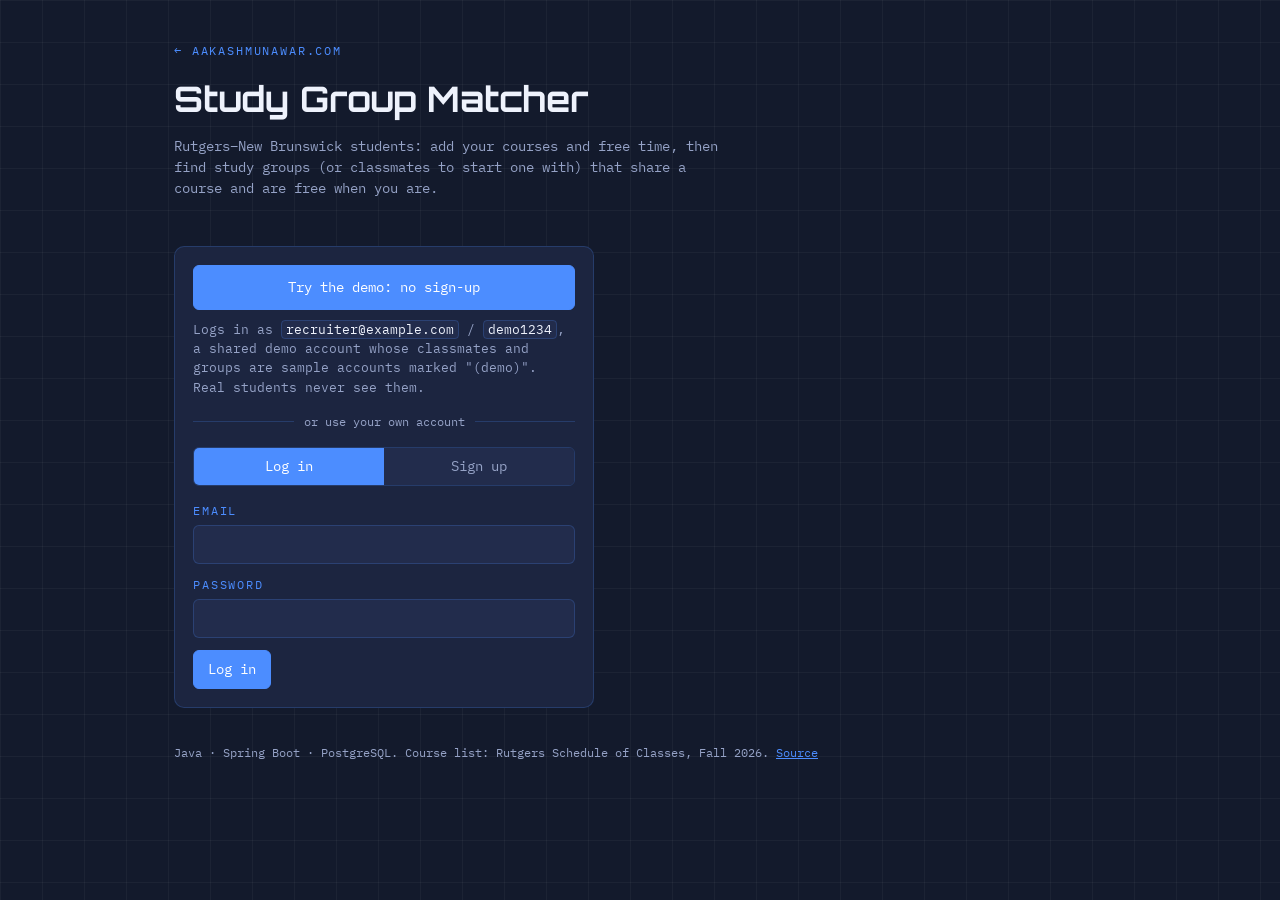
<file: projects/study-group-matcher/frontend/index.html>
<!doctype html>
<html lang="en">
<head>
<meta charset="utf-8">
<meta name="viewport" content="width=device-width, initial-scale=1">
<title>Study Group Matcher</title>
<meta name="description" content="Find study groups and classmates at Rutgers-New Brunswick with overlapping free time.">
<link rel="preconnect" href="https://fonts.googleapis.com">
<link rel="preconnect" href="https://fonts.gstatic.com" crossorigin>
<link rel="stylesheet" href="https://fonts.googleapis.com/css2?family=Orbitron:wght@500;700&family=IBM+Plex+Mono:wght@400;500&display=swap">
<link rel="stylesheet" href="styles.css">
<link rel="icon" href="data:image/svg+xml,%3Csvg xmlns='http://www.w3.org/2000/svg' viewBox='0 0 32 32'%3E%3Crect width='32' height='32' rx='6' fill='%23131A2C'/%3E%3Ccircle cx='12' cy='16' r='6' fill='%234C8DFF'/%3E%3Ccircle cx='20' cy='16' r='6' fill='none' stroke='%234C8DFF' stroke-width='2.5'/%3E%3C/svg%3E">
</head>
<body>
<div class="wrap">
  <header class="top">
    <a class="back mono-label" href="https://aakashmunawar.com/#projects">← aakashmunawar.com</a>
    <div class="title-row">
      <h1>Study Group Matcher</h1>
      <nav id="nav" class="nav" hidden>
        <a href="#/matches">Matches</a>
        <a href="#/groups">My groups</a>
        <a href="#/profile">Profile</a>
        <button type="button" id="logout" class="link">Log out</button>
      </nav>
    </div>
    <p class="lede">Rutgers–New Brunswick students: add your courses and free time, then find study groups
      (or classmates to start one with) that share a course and are free when you are.</p>
  </header>

  <p id="demo-banner" class="banner" hidden>You're using the shared demo account. The classmates and groups
    you see are sample accounts marked "(demo)", kept apart from real students. Anything you change is visible to
    other visitors until the server next restarts, when the demo resets.</p>
  <p id="status" class="status" role="status" aria-live="polite"></p>

  <!-- Sign up / log in -->
  <section id="view-auth" class="view" hidden>
    <div class="card narrow">
      <div class="demo-box">
        <button type="button" id="try-demo" class="primary wide">Try the demo: no sign-up</button>
        <p class="hint">Logs in as <code>recruiter@example.com</code> / <code>demo1234</code>, a shared demo account
          whose classmates and groups are sample accounts marked "(demo)". Real students never see them.</p>
      </div>
      <div class="divider"><span>or use your own account</span></div>
      <div class="tabs" role="tablist">
        <button type="button" role="tab" data-mode="login" aria-selected="true">Log in</button>
        <button type="button" role="tab" data-mode="signup" aria-selected="false">Sign up</button>
      </div>
      <form id="auth-form" autocomplete="on">
        <label class="field" data-only="signup" hidden>
          <span class="mono-label">Name shown to classmates</span>
          <input name="displayName" maxlength="60" autocomplete="nickname">
        </label>
        <label class="field">
          <span class="mono-label">Email</span>
          <input name="email" type="email" required autocomplete="email">
        </label>
        <label class="field">
          <span class="mono-label">Password</span>
          <input name="password" type="password" required minlength="8" maxlength="72" autocomplete="current-password">
        </label>
        <button type="submit" class="primary" id="auth-submit">Log in</button>
        <p class="hint" data-only="signup" hidden>At least 8 characters. Your email is never shown to other students.</p>
      </form>
    </div>
  </section>

  <!-- Matches -->
  <section id="view-matches" class="view" hidden>
    <div class="section-label"><h2>Your matches</h2></div>
    <p class="hint">Ranked by overlapping free time: only blocks of an hour or more count, since a 20-minute gap isn't a study session.
      Groups show the time when you <em>and every member</em> are free.</p>
    <div id="matches" class="list"></div>
  </section>

  <!-- Groups -->
  <section id="view-groups" class="view" hidden>
    <div class="section-label"><h2>My groups</h2></div>
    <div id="my-groups" class="list"></div>

    <div class="section-label"><h2>Browse &amp; create</h2></div>
    <div class="card">
      <label class="field inline">
        <span class="mono-label">Course</span>
        <select id="browse-course"></select>
      </label>
      <div id="course-groups" class="list"></div>
      <form id="create-group" class="create">
        <h3>Start a group for this course</h3>
        <label class="field"><span class="mono-label">Name</span><input name="name" required maxlength="80" placeholder="e.g. Tuesday afternoon problem sets"></label>
        <label class="field"><span class="mono-label">Description (optional)</span><input name="description" maxlength="500"></label>
        <label class="field small"><span class="mono-label">Max members</span><input name="capacity" type="number" min="2" max="12" value="4" required></label>
        <button type="submit" class="primary">Create group</button>
      </form>
    </div>
  </section>

  <!-- Profile -->
  <section id="view-profile" class="view" hidden>
    <div class="section-label"><h2>Courses</h2></div>
    <div class="card">
      <p class="hint">Fall 2026 Computer Science (198) and Math (640) courses from the Rutgers Schedule of Classes. Up to 10.</p>
      <div id="my-courses" class="chips"></div>
      <label class="field">
        <span class="mono-label">Add a course</span>
        <input id="course-search" placeholder="Search by number or title, e.g. 112 or calculus" autocomplete="off">
      </label>
      <div id="course-results" class="results"></div>
    </div>

    <div class="section-label"><h2>Weekly free time</h2></div>
    <div class="card">
      <p class="hint">Click or drag to mark when you're free to study each week. Half-hour cells.</p>
      <div class="grid-scroll"><div id="week" class="week" role="grid" aria-label="Weekly free time"></div></div>
      <div class="row">
        <button type="button" id="save-free" class="primary">Save free time</button>
        <button type="button" id="clear-free">Clear</button>
        <span id="free-summary" class="hint"></span>
      </div>
    </div>
  </section>

  <footer class="foot">
    Java · Spring Boot · PostgreSQL. Course list: Rutgers Schedule of Classes, Fall 2026.
    <a href="https://github.com/Aakash553-stack/aakashmunawar-site/tree/master/projects/study-group-matcher" target="_blank" rel="noopener">Source</a>
  </footer>
</div>
<script src="config.js"></script>
<script src="app.js"></script>
</body>
</html>
</file>
<file: projects/study-group-matcher/frontend/styles.css>
/* Palette and type match aakashmunawar.com (index.html :root). */
:root{
  --bg:#131A2C;
  --bg-grid:rgba(255,255,255,0.04);
  --surface:#1C2540;
  --surface-2:#222C4C;
  --text:#EEF2FC;
  --muted:#95A2C6;
  --accent:#4C8DFF;
  --accent-dim:rgba(76,141,255,0.3);
  --line:rgba(76,141,255,0.22);
  --danger:#ff8a8a;
}

*{box-sizing:border-box;}
html,body{background:var(--bg);margin:0;}
body{
  color:var(--text);
  font-family:"IBM Plex Mono", ui-monospace, "SF Mono", monospace;
  font-size:14px;
  line-height:1.5;
  background-image:
    linear-gradient(var(--bg-grid) 1px, transparent 1px),
    linear-gradient(90deg, var(--bg-grid) 1px, transparent 1px);
  background-size:42px 42px;
  background-attachment:fixed;
  min-height:100vh;
}
a{color:var(--accent);}
[hidden]{display:none !important;}
.wrap{max-width:980px;margin:0 auto;padding:40px 24px 48px;}

.mono-label{font-size:0.72rem;text-transform:uppercase;letter-spacing:0.16em;color:var(--accent);}
.back{text-decoration:none;display:inline-block;margin-bottom:14px;}
.title-row{display:flex;flex-wrap:wrap;align-items:center;justify-content:space-between;gap:12px;}
h1{font-family:"Orbitron","IBM Plex Mono",monospace;font-size:clamp(1.5rem,4vw,2.2rem);margin:0;}
.lede{color:var(--muted);max-width:70ch;margin:10px 0 0;}
.nav{display:flex;flex-wrap:wrap;gap:6px;}
.nav a, .nav .link{
  color:var(--muted);text-decoration:none;padding:6px 10px;border-radius:6px;border:1px solid transparent;
  font:inherit;background:none;cursor:pointer;
}
.nav a.active{color:var(--text);border-color:var(--line);background:var(--surface);}
.nav a:hover, .nav .link:hover{color:var(--text);}

.status{min-height:1.5em;color:var(--muted);margin:18px 0 8px;}
.status.error{color:var(--danger);}

.section-label{display:flex;align-items:center;gap:12px;margin:26px 0 12px;}
.section-label::before{content:"";width:22px;height:4px;border-radius:2px;background:var(--accent);}
.section-label h2{font-family:"Orbitron","IBM Plex Mono",monospace;font-size:1rem;letter-spacing:0.06em;text-transform:uppercase;margin:0;}

.card{background:var(--surface);border:1px solid var(--line);border-radius:10px;padding:18px;}
.card.narrow{max-width:420px;}
.hint{color:var(--muted);font-size:0.8rem;margin:0 0 12px;}
.list{display:grid;gap:12px;}
.empty{color:var(--muted);border:1px dashed var(--line);border-radius:10px;padding:18px;text-align:center;}

/* Forms */
.field{display:flex;flex-direction:column;gap:6px;margin-bottom:12px;}
.field.inline{flex-direction:row;align-items:center;gap:12px;}
.field.small input{max-width:120px;}
input, select{
  font:inherit;color:var(--text);background:var(--surface-2);
  border:1px solid var(--line);border-radius:6px;padding:8px 10px;width:100%;color-scheme:dark;
}
select{width:auto;max-width:100%;}
input:focus, select:focus, button:focus-visible{outline:2px solid var(--accent);outline-offset:1px;}
button{
  font:inherit;color:var(--accent);background:rgba(76,141,255,0.08);
  border:1px solid var(--line);border-radius:6px;padding:8px 14px;cursor:pointer;
}
button:hover:not(:disabled){background:rgba(76,141,255,0.18);}
button:disabled{opacity:0.45;cursor:default;}
button.primary{background:var(--accent);color:#fff;border-color:var(--accent);}
button.primary:hover:not(:disabled){filter:brightness(1.1);background:var(--accent);}
.row{display:flex;flex-wrap:wrap;align-items:center;gap:10px;margin-top:14px;}
.tabs{display:flex;margin-bottom:16px;border:1px solid var(--line);border-radius:6px;overflow:hidden;}
.tabs button{flex:1;border:0;border-radius:0;background:var(--surface-2);color:var(--muted);}
.tabs button[aria-selected=true]{background:var(--accent);color:#fff;}
.create{border-top:1px solid var(--line);margin-top:16px;padding-top:14px;}
.create h3{font-size:0.9rem;margin:0 0 10px;}

/* Demo */
.demo-box{margin-bottom:16px;}
.demo-box .hint{margin:10px 0 0;}
button.wide{width:100%;padding:11px 14px;}
code{font-family:inherit;color:var(--text);background:var(--surface-2);border:1px solid var(--line);border-radius:4px;padding:0 4px;}
.divider{display:flex;align-items:center;gap:10px;color:var(--muted);font-size:0.75rem;margin:4px 0 16px;}
.divider::before, .divider::after{content:"";flex:1;height:1px;background:var(--line);}
.banner{
  margin:18px 0 0;padding:10px 14px;border-radius:8px;font-size:0.8rem;color:var(--text);
  background:rgba(232,146,58,0.1);border:1px solid rgba(232,146,58,0.4);
}

/* Course chips and search */
.chips{display:flex;flex-wrap:wrap;gap:8px;margin-bottom:14px;}
.chip{
  display:inline-flex;align-items:center;gap:8px;background:rgba(76,141,255,0.1);
  border:1px solid var(--line);border-radius:999px;padding:4px 6px 4px 12px;font-size:0.8rem;
}
.chip button{padding:0 7px;border-radius:999px;line-height:1.4;}
.results{display:grid;gap:4px;max-height:260px;overflow:auto;}
.results button{text-align:left;color:var(--text);background:var(--surface-2);}
.results .code{color:var(--accent);margin-right:8px;}

/* Weekly grid */
.grid-scroll{overflow-x:auto;}
.week{
  display:grid;grid-template-columns:56px repeat(7, minmax(52px, 1fr));
  user-select:none;touch-action:none;min-width:460px;
}
.week .head{font-size:0.72rem;color:var(--accent);text-align:center;padding:4px 0;text-transform:uppercase;letter-spacing:0.1em;}
.week .time{font-size:0.68rem;color:var(--muted);text-align:right;padding-right:8px;line-height:16px;height:16px;}
.week .cell{height:16px;border-top:1px solid rgba(76,141,255,0.08);border-left:1px solid rgba(76,141,255,0.12);background:var(--surface-2);cursor:pointer;}
.week .cell.hour{border-top-color:rgba(76,141,255,0.22);}
.week .cell.on{background:var(--accent);}

/* Match and group cards */
.item{background:var(--surface);border:1px solid var(--line);border-radius:10px;padding:16px;display:grid;gap:8px;}
.item-head{display:flex;flex-wrap:wrap;align-items:baseline;justify-content:space-between;gap:8px;}
.item h3{margin:0;font-size:1rem;}
.badge{font-size:0.68rem;text-transform:uppercase;letter-spacing:0.12em;border:1px solid var(--line);border-radius:4px;padding:2px 6px;color:var(--accent);}
.badge.peer{color:#E8923A;border-color:rgba(232,146,58,0.4);}
.stats{display:flex;flex-wrap:wrap;gap:14px;color:var(--muted);font-size:0.8rem;}
.stats strong{color:var(--text);font-weight:500;}
.slots{display:flex;flex-wrap:wrap;gap:6px;}
.slot{font-size:0.78rem;background:rgba(76,141,255,0.1);border:1px solid var(--line);border-radius:4px;padding:2px 8px;}
.members{color:var(--muted);font-size:0.8rem;}

.foot{color:var(--muted);font-size:0.75rem;margin-top:36px;}

@media (max-width:640px){
  .wrap{padding:28px 16px 40px;}
  .field.inline{flex-direction:column;align-items:stretch;}
}
</file>
